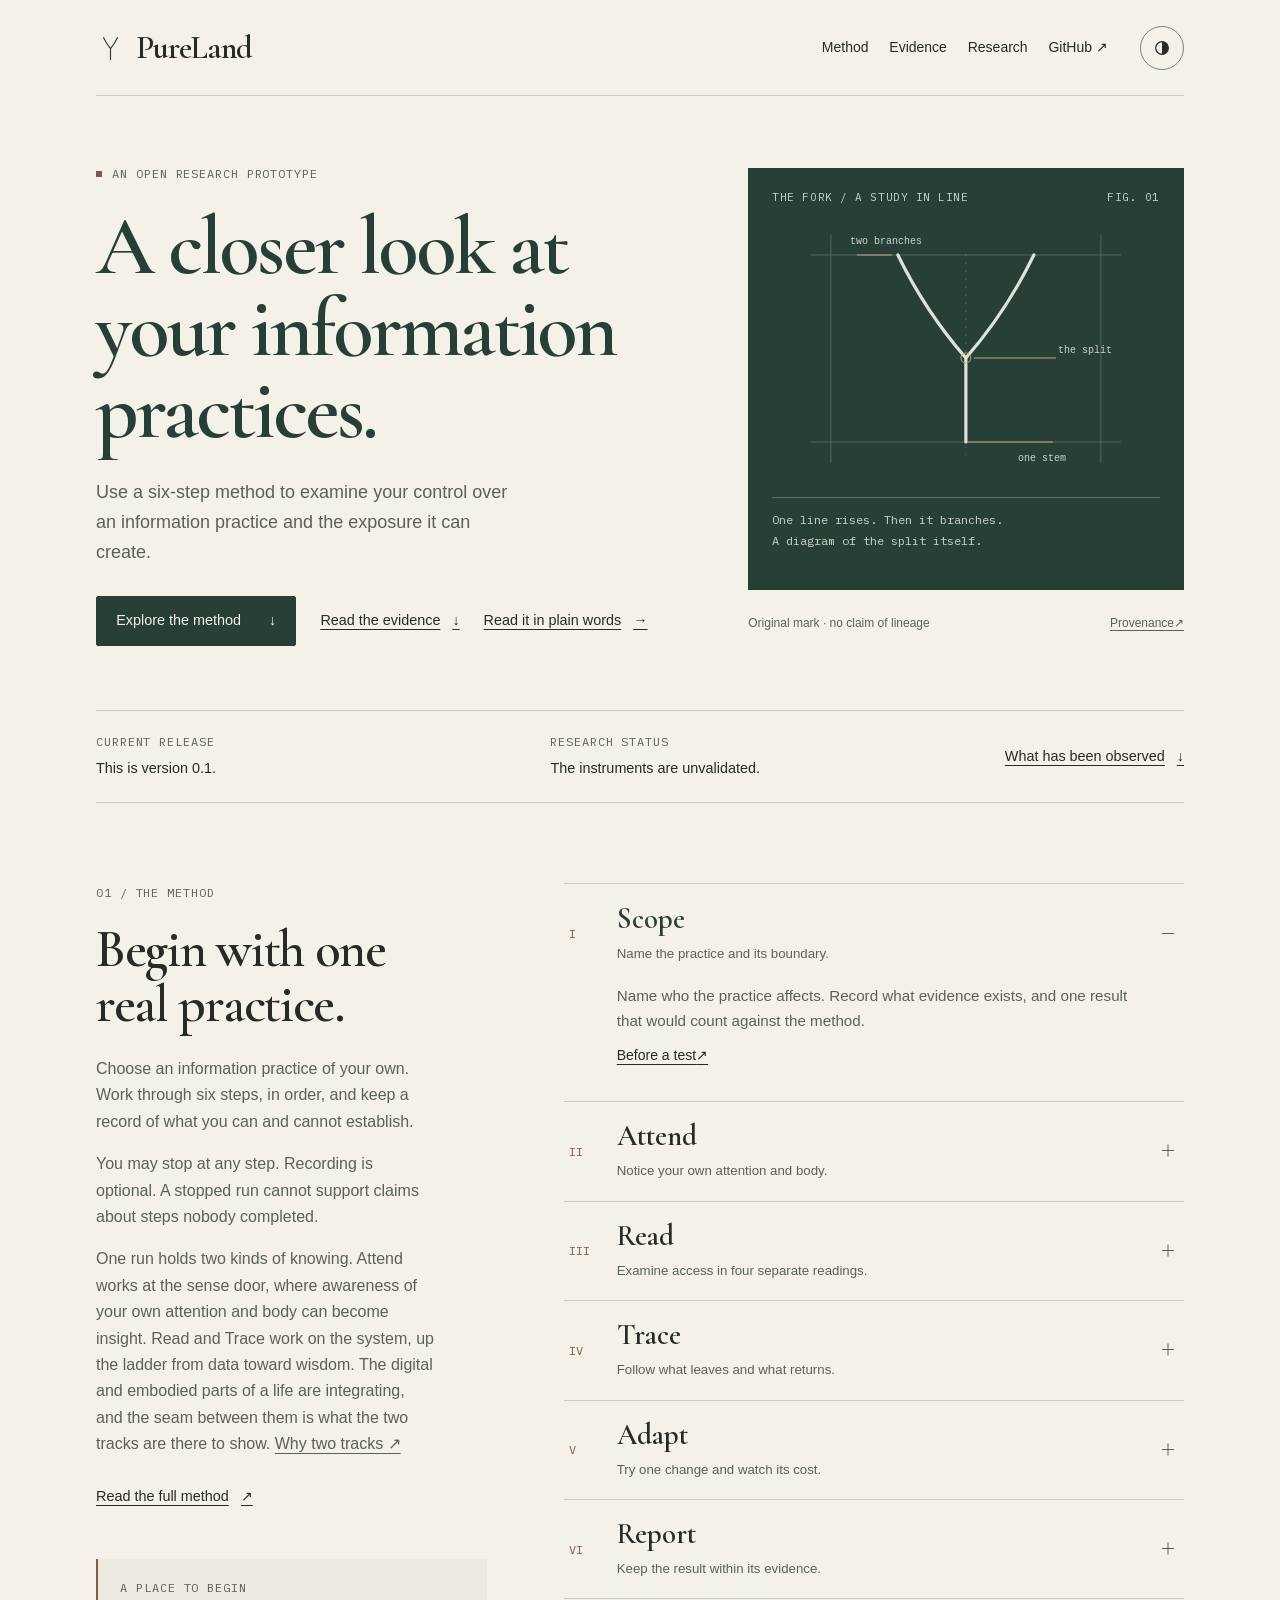
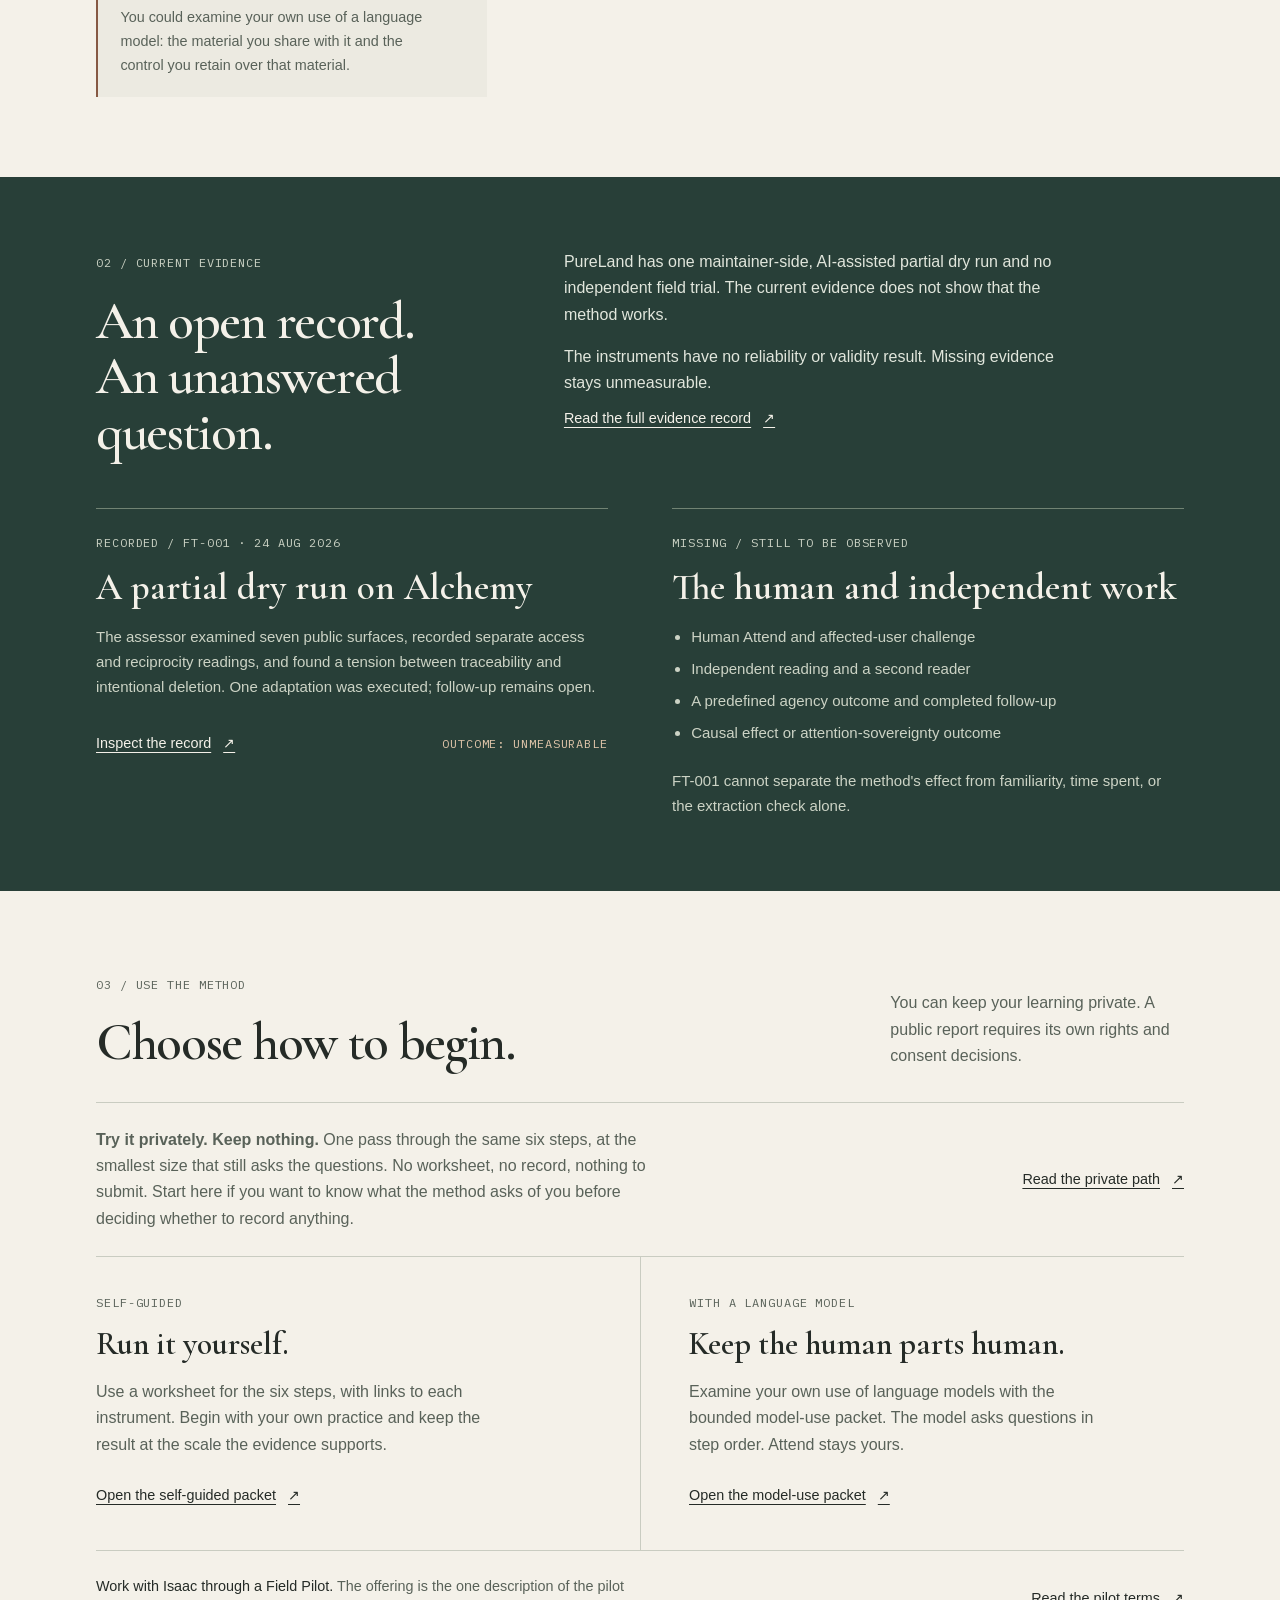
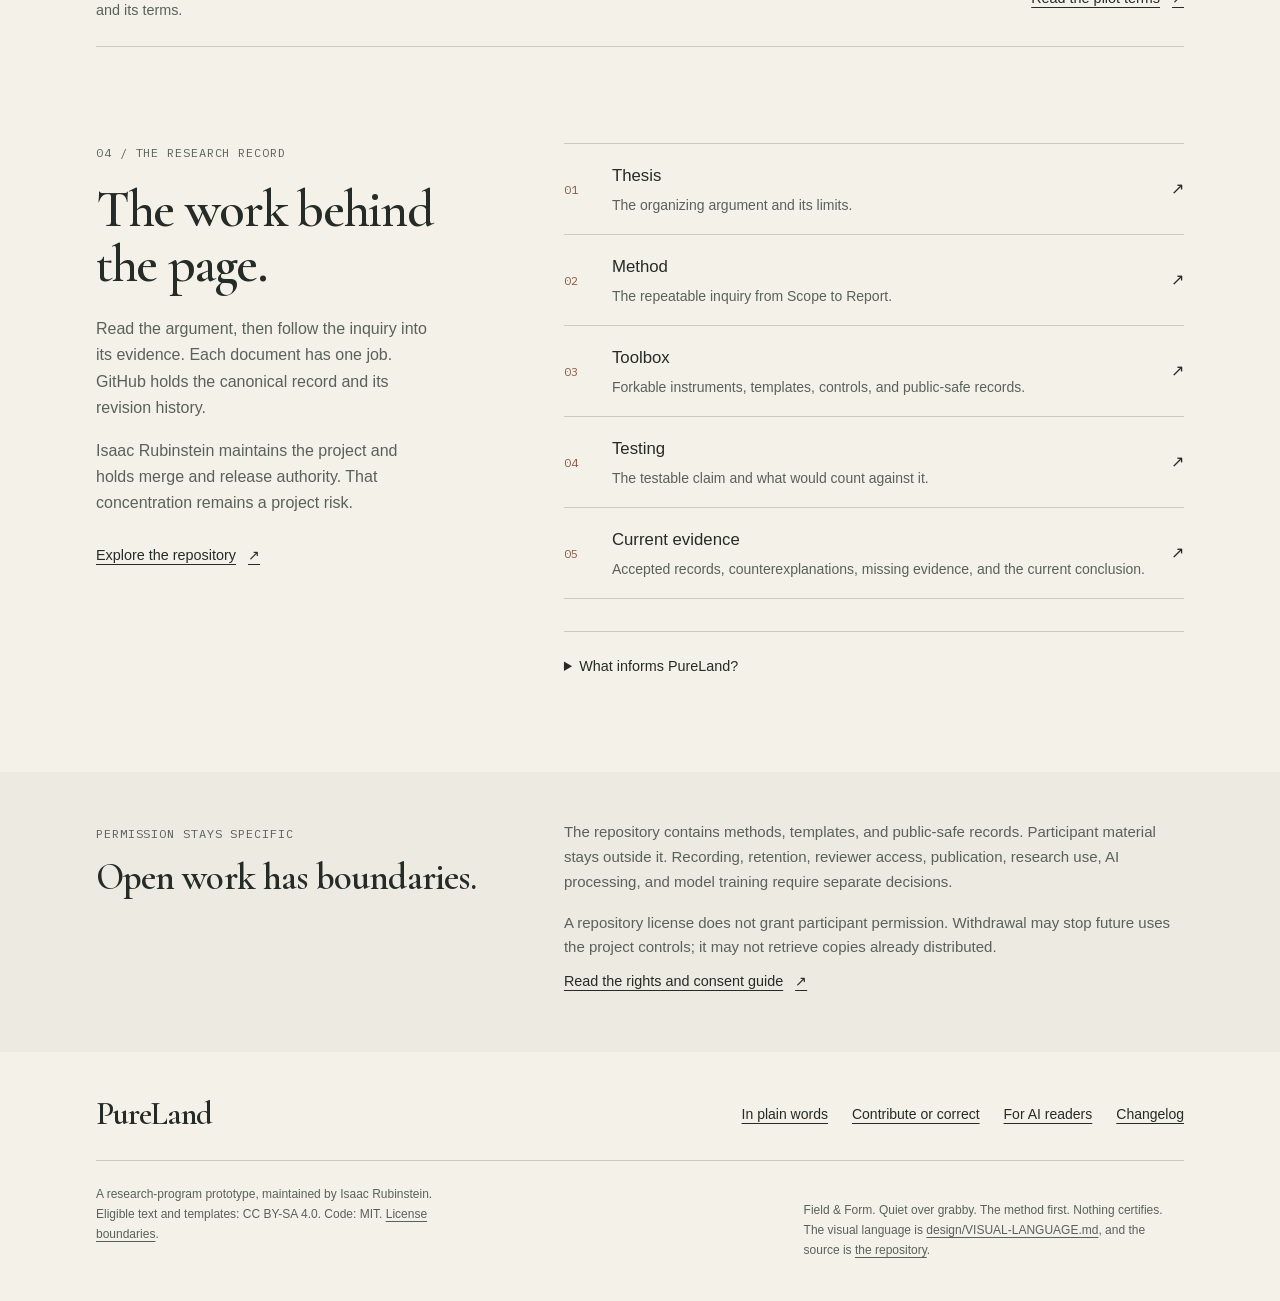
<file: index.html>
<!doctype html>
<html lang="en">
<head>
  <meta charset="utf-8">
  <meta name="viewport" content="width=device-width, initial-scale=1">
  <title>PureLand research-program prototype</title>
  <meta name="description" content="Can a way of handling information give you more control over your attention without making you easier to exploit? A prototype; instruments unvalidated.">
  <link rel="preload" href="design/fonts/cormorant-garamond-600.woff2" as="font" type="font/woff2" crossorigin>
  <link rel="preload" href="design/fonts/ibm-plex-mono-400.woff2" as="font" type="font/woff2" crossorigin>
  <script>try { var t = localStorage.getItem('pureland-theme'); if (t === 'paper' || t === 'ink') document.documentElement.dataset.theme = t; } catch (e) { /* Storage is optional. */ }</script>
  <link rel="stylesheet" href="design/tokens.css">
  <link rel="stylesheet" href="design/styles.css">
  <script src="design/theme.js" defer></script>
</head>
<body>
<a class="skip" href="#main">Skip to content</a>
<div class="wrap">
  <header class="masthead">
    <a class="brand" href="#main" aria-label="PureLand home">
      <svg viewBox="0 0 100 110" aria-hidden="true" fill="none" stroke="currentColor" stroke-linecap="round" stroke-width="4"><path d="M50 95V57 M50 57C40 45 32 33 26 19 M50 57C60 45 68 33 74 19"/></svg>
      <span class="brand-name">PureLand</span>
    </a>
    <nav aria-label="Main navigation"><a href="#method">Method</a><a href="#evidence">Evidence</a><a href="#research">Research</a><a href="https://github.com/risaac09/pureland-fork-kit">GitHub <span aria-hidden="true">↗</span></a></nav>
    <button class="theme" id="theme-toggle" aria-label="Change color theme" hidden><svg viewBox="0 0 20 20" aria-hidden="true"><circle cx="10" cy="10" r="7" fill="none" stroke="currentColor" stroke-width="1.4"/><path d="M10 3a7 7 0 0 1 0 14Z" fill="currentColor"/></svg></button>
  </header>
</div>
<main id="main" tabindex="-1">
<div class="wrap">
    <section class="hero" aria-labelledby="page-title">
      <div>
        <p class="label">An open research prototype</p>
        <h1 id="page-title">A closer look at<br>your information<br>practices.</h1>
        <p class="hero-lead">Use a six-step method to examine your control over an information practice and the exposure it can create.</p>
        <div class="hero-actions"><a class="button" href="#method">Explore the method <span aria-hidden="true">↓</span></a><a class="text-link" href="#evidence">Read the evidence <span aria-hidden="true">↓</span></a><a class="text-link" href="plain.html">Read it in plain words <span aria-hidden="true">→</span></a></div>
      </div>
      <figure class="specimen">
        <div class="specimen-plate">
          <div class="plate-top"><span>The fork / a study in line</span><span>Fig. 01</span></div>
          <svg viewBox="0 0 360 290" role="img" aria-labelledby="fork-title fork-desc">
            <title id="fork-title">The PureLand fork mark</title>
            <desc id="fork-desc">One stem rises, then splits into two branches. The mark diagrams the proliferation chain cited in the practice frame.</desc>
            <g fill="none" stroke="#5B7164" stroke-width=".8"><path d="M25 48H335 M25 235H335 M45 28V256 M315 28V256"/><path d="M180 47V248" stroke-dasharray="2 6"/></g>
            <g fill="none" stroke="#DDE3D8" stroke-width="3.2" stroke-linecap="round"><path class="fork-event" pathLength="1" d="M180 235V151C153 120 132 89 112 48"/><path class="fork-event" pathLength="1" d="M180 151C207 120 228 89 248 48"/></g>
            <g fill="none" stroke="#BCA77E" stroke-width="1"><path d="M188 151H270 M106 48H71 M181 235H267"/><circle cx="180" cy="151" r="5"/></g>
            <g font-family="monospace" font-size="10" fill="#CCD3C5"><text x="272" y="146">the split</text><text x="232" y="254">one stem</text><text x="64" y="37">two branches</text></g>
          </svg>
          <p class="plate-foot">One line rises. Then it branches.<br>A diagram of the split itself.</p>
        </div>
        <figcaption><span>Original mark · no claim of lineage</span><a href="https://github.com/risaac09/pureland-fork-kit/blob/main/PROVENANCE.md">Provenance <span aria-hidden="true">↗</span></a></figcaption>
      </figure>
    </section>
    <div class="status-line" role="group" aria-label="Research status">
      <div><span class="label">Current release</span><strong>This is version 0.1.</strong></div>
      <div><span class="label">Research status</span><strong>The instruments are unvalidated.</strong></div>
      <a class="text-link" href="#evidence">What has been observed <span aria-hidden="true">↓</span></a>
    </div>
    <section class="section section-grid" id="method" aria-labelledby="method-title">
      <div class="section-intro">
        <span class="label">01 / The method</span>
        <h2 id="method-title">Begin with one<br>real practice.</h2>
        <p>Choose an information practice of your own. Work through six steps, in order, and keep a record of what you can and cannot establish.</p>
        <p>You may stop at any step. Recording is optional. A stopped run cannot support claims about steps nobody completed.</p>
        <p>One run holds two kinds of knowing. Attend works at the sense door, where awareness of your own attention and body can become insight. Read and Trace work on the system, up the ladder from data toward wisdom. The digital and embodied parts of a life are integrating, and the seam between them is what the two tracks are there to show. <a href="https://github.com/risaac09/pureland-fork-kit/blob/main/THESIS.md#two-tracks-of-knowing">Why two tracks <span aria-hidden="true">↗</span></a></p>
        <a class="text-link" href="https://github.com/risaac09/pureland-fork-kit/blob/main/METHOD.md">Read the full method <span aria-hidden="true">↗</span></a>
        <aside class="practice-note"><span class="label">A place to begin</span><p>You could examine your own use of a language model: the material you share with it and the control you retain over that material.</p></aside>
      </div>
      <div class="method-list" aria-label="Six method steps">
        <details id="step-scope" open><summary><span class="step-number">I</span><span><span class="step-name">Scope</span><span class="step-hint">Name the practice and its boundary.</span></span><span class="expand" aria-hidden="true"></span></summary><div class="step-copy"><p>Name who the practice affects. Record what evidence exists, and one result that would count against the method.</p><a href="https://github.com/risaac09/pureland-fork-kit/blob/main/TESTING.md">Before a test <span aria-hidden="true">↗</span></a></div></details>
        <details id="step-attend"><summary><span class="step-number">II</span><span><span class="step-name">Attend</span><span class="step-hint">Notice your own attention and body.</span></span><span class="expand" aria-hidden="true"></span></summary><div class="step-copy"><p>Run the practice frame before assigning a condition to the system. These are prompts for self-observation, never scores or labels for other people. Attend belongs to the person; a model cannot perform it.</p><a href="https://github.com/risaac09/pureland-fork-kit/blob/main/PRACTICE-FRAME.md">Open the practice frame <span aria-hidden="true">↗</span></a></div></details>
        <details id="step-read"><summary><span class="step-number">III</span><span><span class="step-name">Read</span><span class="step-hint">Examine access in four separate readings.</span></span><span class="expand" aria-hidden="true"></span></summary><div class="step-copy"><p>Ask whether the material is understandable, reachable, adaptable, and traceable. Name the unit, set, denominator, and time window before counting. Keep the four measures separate.</p><a href="https://github.com/risaac09/pureland-fork-kit/blob/main/SCORECARD.md">Open the access scorecard <span aria-hidden="true">↗</span></a></div></details>
        <details id="step-trace"><summary><span class="step-number">IV</span><span><span class="step-name">Trace</span><span class="step-hint">Follow what leaves and what returns.</span></span><span class="expand" aria-hidden="true"></span></summary><div class="step-copy"><p>Trace information from each contributor to where it accumulates. Read consent, attribution, and value return separately. Do not average the bands or produce a combined score.</p><a href="https://github.com/risaac09/pureland-fork-kit/blob/main/EXTRACTION-CHECK.md">Open the extraction check <span aria-hidden="true">↗</span></a></div></details>
        <details id="step-adapt"><summary><span class="step-number">V</span><span><span class="step-name">Adapt</span><span class="step-hint">Try one change and watch its cost.</span></span><span class="expand" aria-hidden="true"></span></summary><div class="step-copy"><p>Record the baseline, the change, the intended benefit, a plausible new harm, the consent the change requires, the observation window, and a review date. Observe the cost as well as the result.</p><a href="https://github.com/risaac09/pureland-fork-kit/blob/main/METHOD.md">Read the adaptation guidance <span aria-hidden="true">↗</span></a></div></details>
        <details id="step-report"><summary><span class="step-number">VI</span><span><span class="step-name">Report</span><span class="step-hint">Keep the result within its evidence.</span></span><span class="expand" aria-hidden="true"></span></summary><div class="step-copy"><p>Record what happened, including disagreement or an unmeasurable result. Private learning and refusal may end without a public report. Only cleared reports enter the public ledger. <a href="https://github.com/risaac09/pureland-fork-kit/blob/main/METHOD.md#a-reply">One reply</a> from the maintainer is there for the asking, at no cost.</p><a href="https://github.com/risaac09/pureland-fork-kit/blob/main/templates/field-test.md">Open the field-test template <span aria-hidden="true">↗</span></a></div></details>
      </div>
    </section>
</div>
<section class="evidence" id="evidence" aria-labelledby="evidence-title">
  <div class="wrap">
    <div class="evidence-top"><div><span class="label">02 / Current evidence</span><h2 id="evidence-title">An open record.<br>An unanswered question.</h2></div><div><p>PureLand has one maintainer-side, AI-assisted partial dry run and no independent field trial. The current evidence does not show that the method works.</p><p>The instruments have no reliability or validity result. Missing evidence stays unmeasurable.</p><a class="text-link" href="https://github.com/risaac09/pureland-fork-kit/blob/main/CURRENT-EVIDENCE.md">Read the full evidence record <span aria-hidden="true">↗</span></a></div></div>
    <div class="evidence-records">
      <article><span class="label">Recorded / FT-001 · 24 Aug 2026</span><h3>A partial dry run on Alchemy</h3><p>The assessor examined seven public surfaces, recorded separate access and reciprocity readings, and found a tension between traceability and intentional deletion. One adaptation was executed; follow-up remains open.</p><div class="record-end"><a class="text-link" href="https://github.com/risaac09/pureland-fork-kit/blob/main/research/field-tests/ft-001-alchemy.md">Inspect the record <span aria-hidden="true">↗</span></a><span class="label">Outcome: unmeasurable</span></div></article>
      <article><span class="label">Missing / still to be observed</span><h3>The human and independent work</h3><ul><li>Human Attend and affected-user challenge</li><li>Independent reading and a second reader</li><li>A predefined agency outcome and completed follow-up</li><li>Causal effect or attention-sovereignty outcome</li></ul><p>FT-001 cannot separate the method's effect from familiarity, time spent, or the extraction check alone.</p></article>
    </div>
  </div>
</section>
<div class="wrap">
  <span class="anchor" id="readerships"></span>
  <section class="paths" id="start" aria-labelledby="paths-title">
    <div class="paths-head"><div><span class="label">03 / Use the method</span><h2 id="paths-title">Choose how to begin.</h2></div><p>You can keep your learning private. A public report requires its own rights and consent decisions.</p></div>
    <div class="private"><p><strong>Try it privately. Keep nothing.</strong> One pass through the same six steps, at the smallest size that still asks the questions. No worksheet, no record, nothing to submit. Start here if you want to know what the method asks of you before deciding whether to record anything.</p><a class="text-link" href="https://github.com/risaac09/pureland-fork-kit/blob/main/METHOD.md#running-it-privately">Read the private path <span aria-hidden="true">↗</span></a></div>
    <div class="path-grid">
      <article class="path"><span class="label">Self-guided</span><h3>Run it yourself.</h3><p>Use a worksheet for the six steps, with links to each instrument. Begin with your own practice and keep the result at the scale the evidence supports.</p><a class="text-link" href="https://github.com/risaac09/pureland-fork-kit/blob/main/templates/run-it-yourself.md">Open the self-guided packet <span aria-hidden="true">↗</span></a></article>
      <article class="path"><span class="label">With a language model</span><h3>Keep the human parts human.</h3><p>Examine your own use of language models with the bounded model-use packet. The model asks questions in step order. Attend stays yours.</p><a class="text-link" href="https://github.com/risaac09/pureland-fork-kit/blob/main/templates/run-with-a-model.md">Open the model-use packet <span aria-hidden="true">↗</span></a></article>
    </div>
    <div class="pilot"><p><strong>Work with Isaac through a Field Pilot.</strong> The offering is the one description of the pilot and its terms.</p><a class="text-link" href="https://github.com/risaac09/pureland-fork-kit/blob/main/OFFERING.md">Read the pilot terms <span aria-hidden="true">↗</span></a></div>
  </section>
  <span class="anchor" id="spine"></span>
  <section class="library section-grid" id="research" aria-labelledby="research-title">
    <div class="section-intro"><span class="label">04 / The research record</span><h2 id="research-title">The work behind<br>the page.</h2><p>Read the argument, then follow the inquiry into its evidence. Each document has one job. GitHub holds the canonical record and its revision history.</p><p>Isaac Rubinstein maintains the project and holds merge and release authority. That concentration remains a project risk.</p><a class="text-link" href="https://github.com/risaac09/pureland-fork-kit">Explore the repository <span aria-hidden="true">↗</span></a></div>
    <div><ol class="research-list">
      <li><a href="https://github.com/risaac09/pureland-fork-kit/blob/main/THESIS.md"><span class="doc-number" aria-hidden="true">01</span><span><span class="doc-title">Thesis</span><span class="doc-description">The organizing argument and its limits.</span></span><span aria-hidden="true">↗</span></a></li>
      <li><a href="https://github.com/risaac09/pureland-fork-kit/blob/main/METHOD.md"><span class="doc-number" aria-hidden="true">02</span><span><span class="doc-title">Method</span><span class="doc-description">The repeatable inquiry from Scope to Report.</span></span><span aria-hidden="true">↗</span></a></li>
      <li><a href="https://github.com/risaac09/pureland-fork-kit/blob/main/TOOLBOX.md"><span class="doc-number" aria-hidden="true">03</span><span><span class="doc-title">Toolbox</span><span class="doc-description">Forkable instruments, templates, controls, and public-safe records.</span></span><span aria-hidden="true">↗</span></a></li>
      <li><a href="https://github.com/risaac09/pureland-fork-kit/blob/main/TESTING.md"><span class="doc-number" aria-hidden="true">04</span><span><span class="doc-title">Testing</span><span class="doc-description">The testable claim and what would count against it.</span></span><span aria-hidden="true">↗</span></a></li>
      <li><a href="https://github.com/risaac09/pureland-fork-kit/blob/main/CURRENT-EVIDENCE.md"><span class="doc-number" aria-hidden="true">05</span><span><span class="doc-title">Current evidence</span><span class="doc-description">Accepted records, counterexplanations, missing evidence, and the current conclusion.</span></span><span aria-hidden="true">↗</span></a></li>
    </ol><details class="provenance" id="what-it-studies"><summary>What informs PureLand?</summary><p>The synthesis draws on Buddhist practice, evaluation, body-based practice, technology theory, and information systems theory. Its mappings are original synthesis, not Buddhist doctrine, clinical categories, or validated measures. The name establishes no lineage relationship to Pure Land Buddhist traditions. <a href="https://github.com/risaac09/pureland-fork-kit/blob/main/THESIS.md">Read the thesis</a> and <a href="https://github.com/risaac09/pureland-fork-kit/blob/main/PROVENANCE.md">the provenance record</a>.</p></details></div>
  </section>
</div>
<section class="rights" id="rights" aria-labelledby="rights-title"><div class="wrap"><div><span class="label">Permission stays specific</span><h2 id="rights-title">Open work has boundaries.</h2></div><div><p>The repository contains methods, templates, and public-safe records. Participant material stays outside it. Recording, retention, reviewer access, publication, research use, AI processing, and model training require separate decisions.</p><p>A repository license does not grant participant permission. Withdrawal may stop future uses the project controls; it may not retrieve copies already distributed.</p><a class="text-link" href="https://github.com/risaac09/pureland-fork-kit/blob/main/RIGHTS-AND-CONSENT.md">Read the rights and consent guide <span aria-hidden="true">↗</span></a></div></div></section>
</main>
<footer class="wrap footer">
  <div class="footer-top"><a class="brand" href="#main"><span class="brand-name">PureLand</span></a><div class="footer-links"><a href="plain.html">In plain words</a><a href="https://github.com/risaac09/pureland-fork-kit/blob/main/CONTRIBUTING.md">Contribute or correct</a><a href="https://github.com/risaac09/pureland-fork-kit/blob/main/llms.txt">For AI readers</a><a href="https://github.com/risaac09/pureland-fork-kit/blob/main/CHANGELOG.md">Changelog</a></div></div>
  <div class="footer-bottom"><p>A research-program prototype, maintained by Isaac Rubinstein.<br>Eligible text and templates: CC BY-SA 4.0. Code: MIT. <a href="https://github.com/risaac09/pureland-fork-kit/blob/main/LICENSE.md">License boundaries</a>.</p><p>Field &amp; Form. Quiet over grabby. The method first. Nothing certifies.<br>The visual language is <a href="https://github.com/risaac09/pureland-fork-kit/blob/main/design/VISUAL-LANGUAGE.md">design/VISUAL-LANGUAGE.md</a>, and the source is <a href="https://github.com/risaac09/pureland-fork-kit">the repository</a>.</p></div>
</footer>
</body>
</html>
</file>
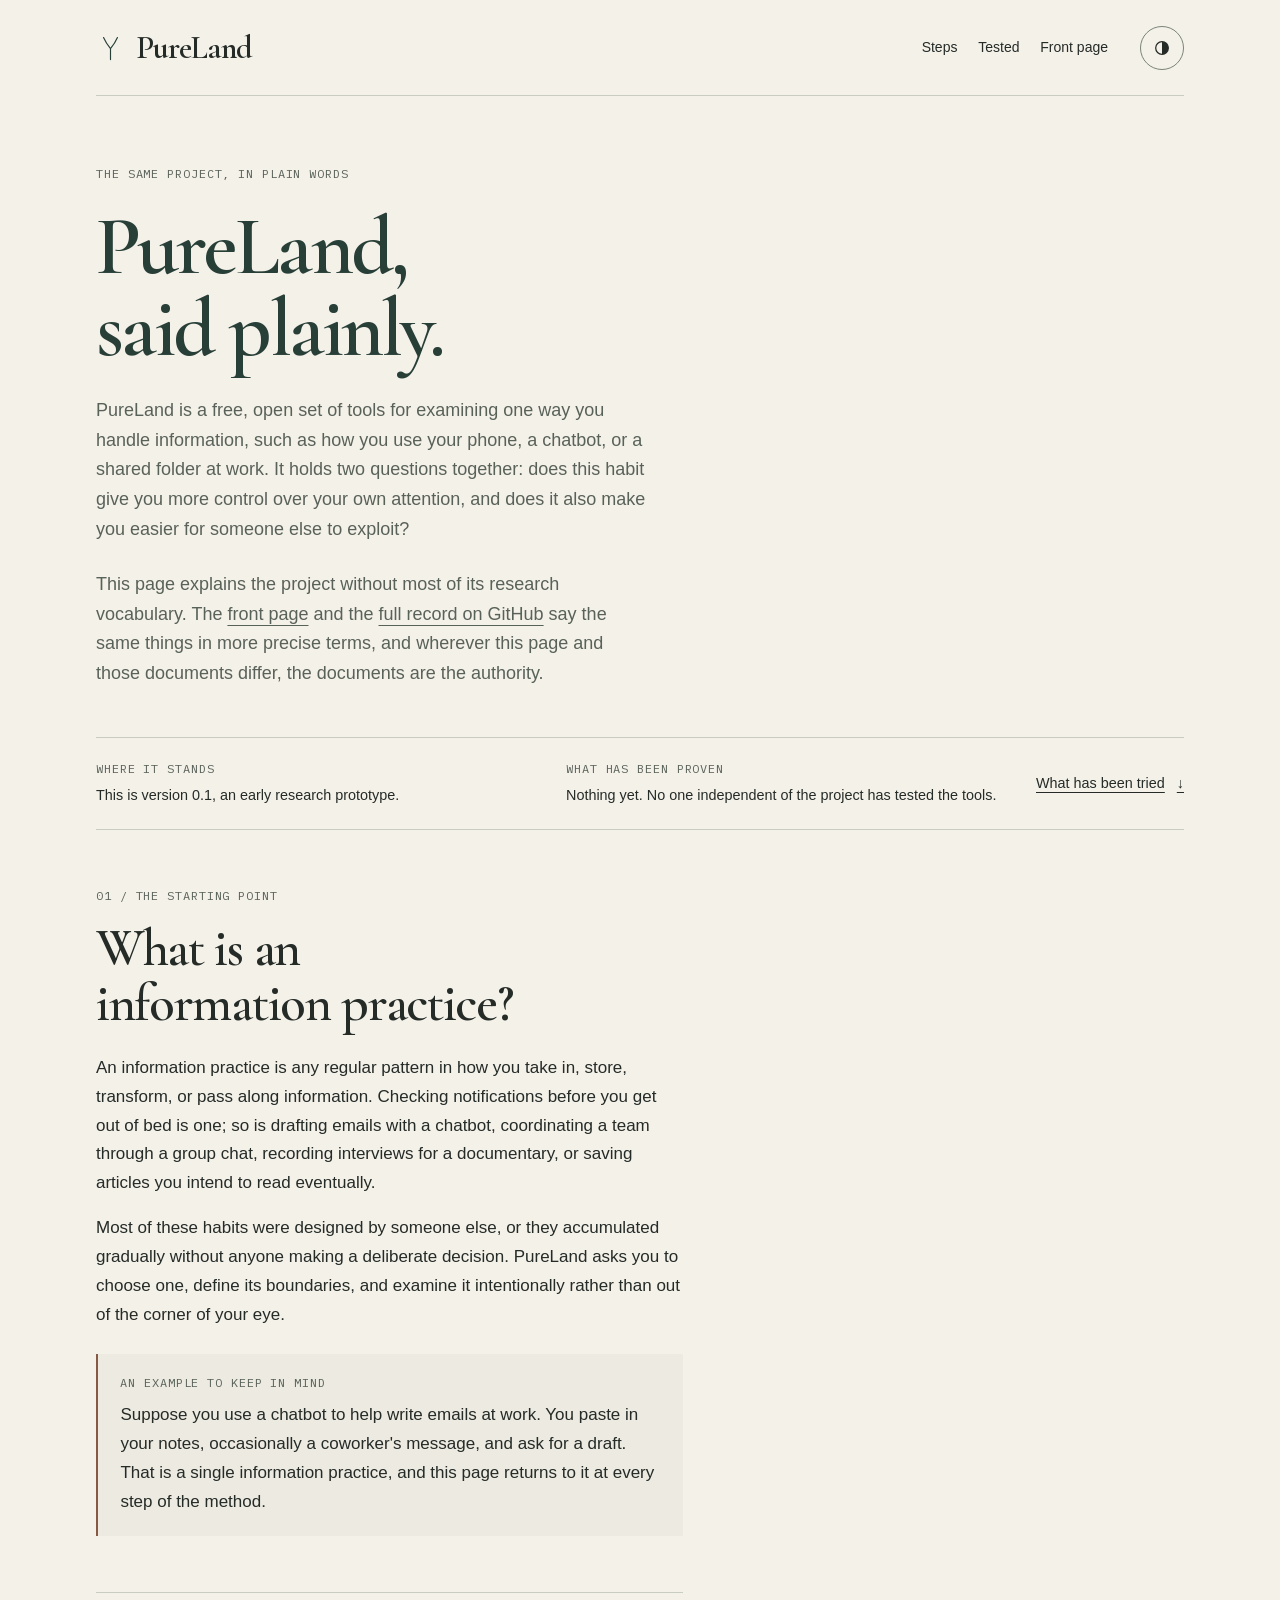
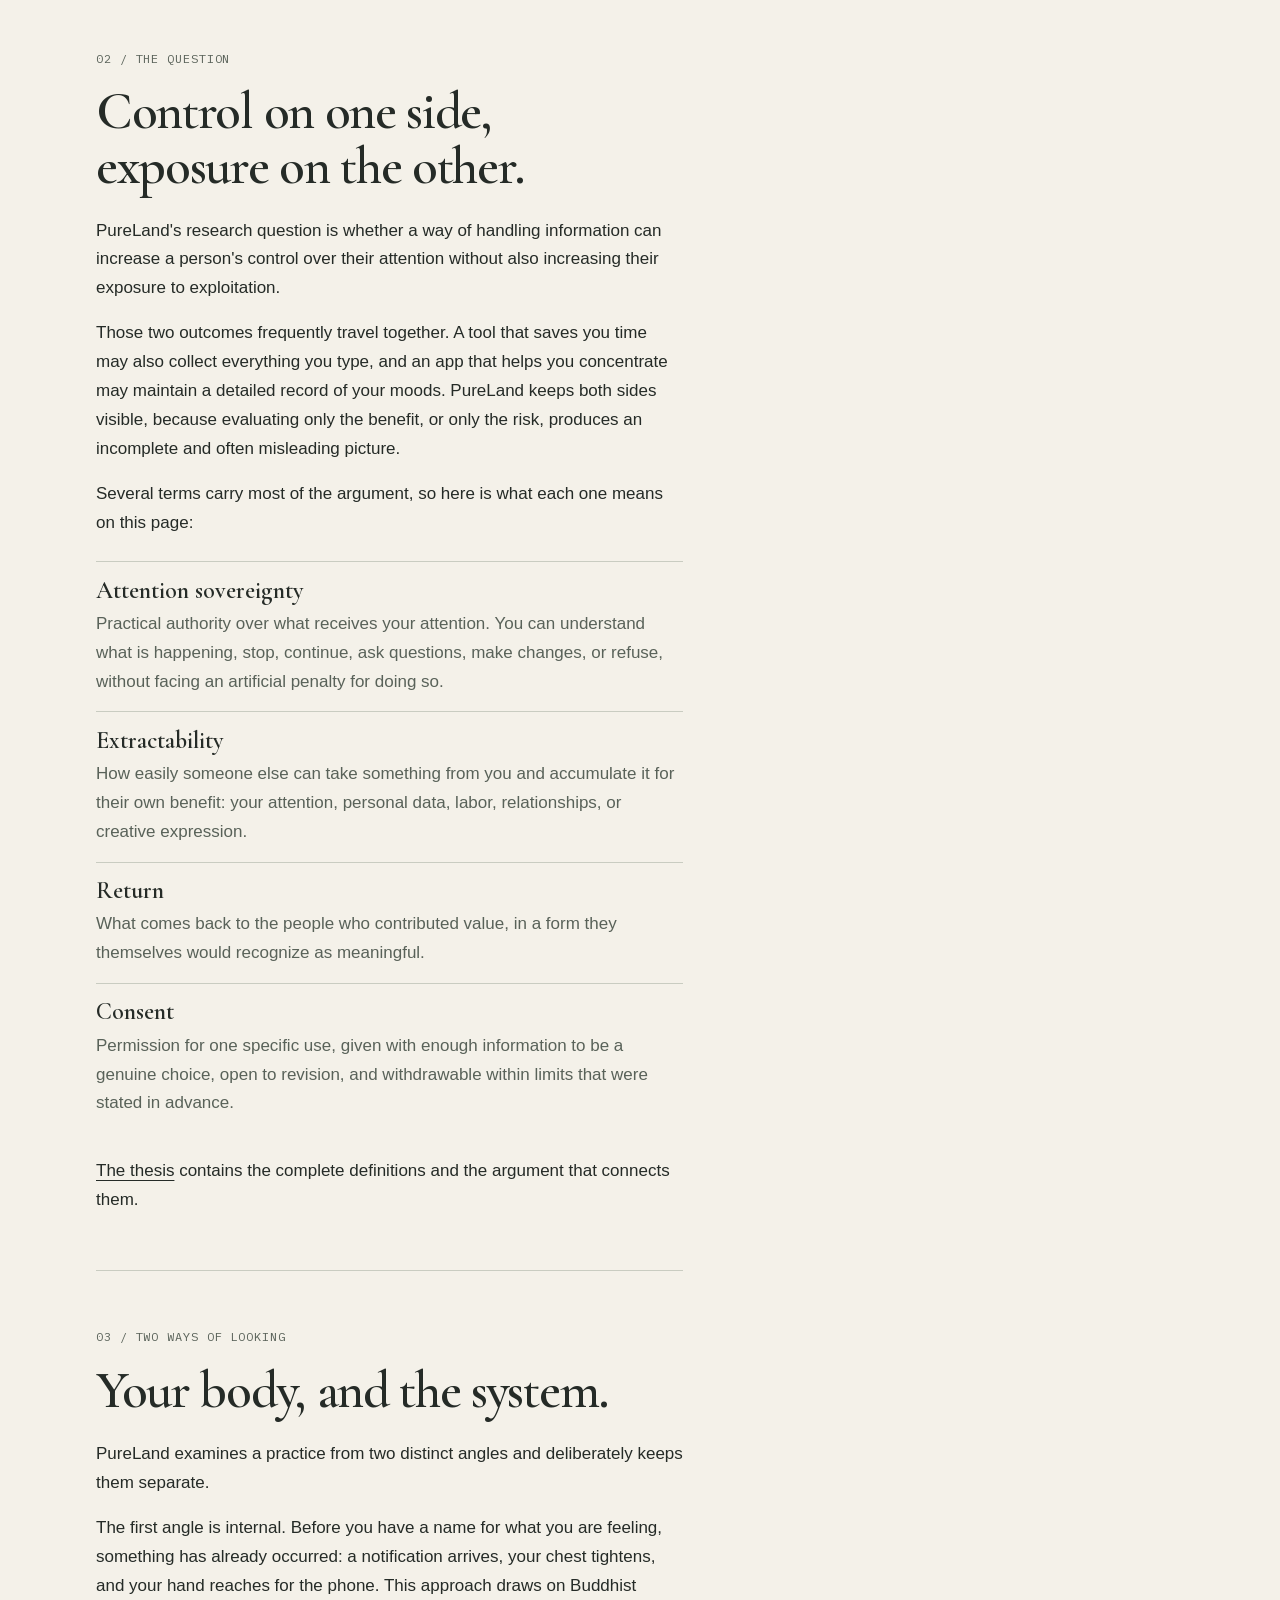
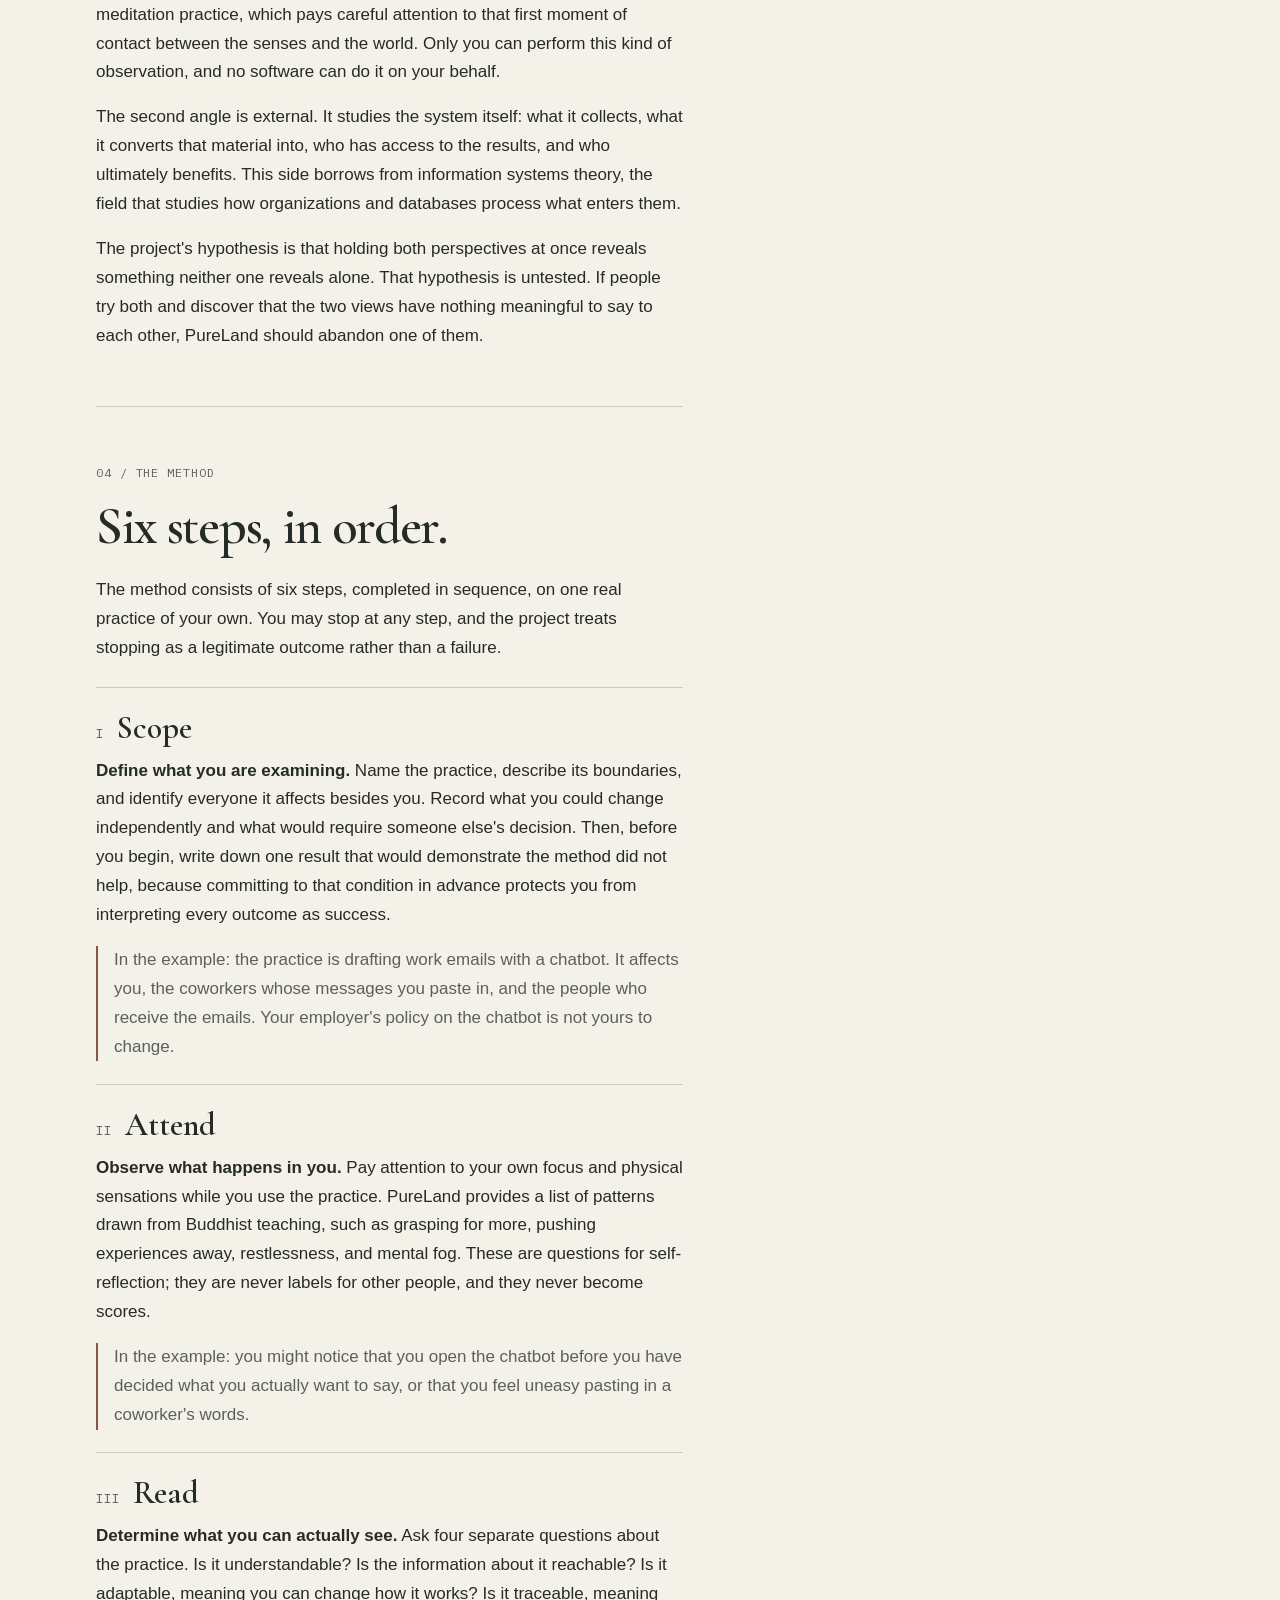
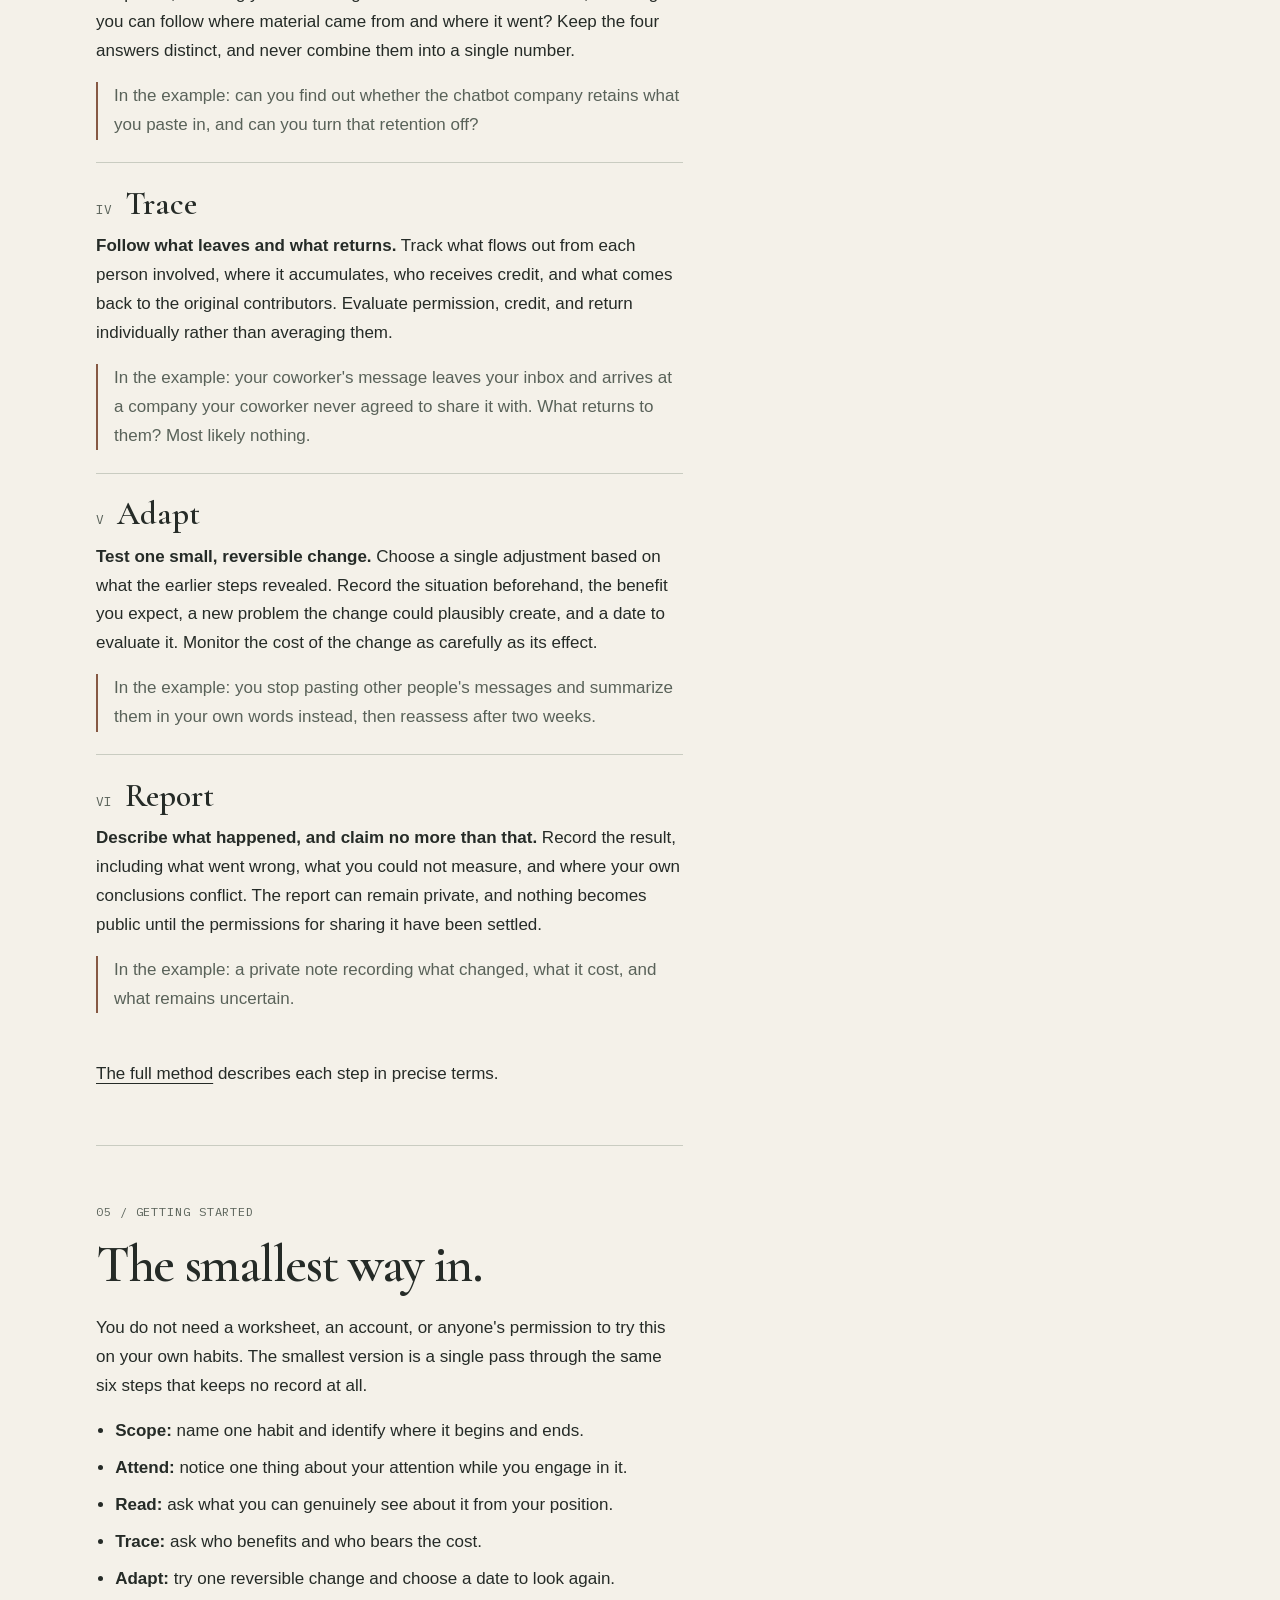
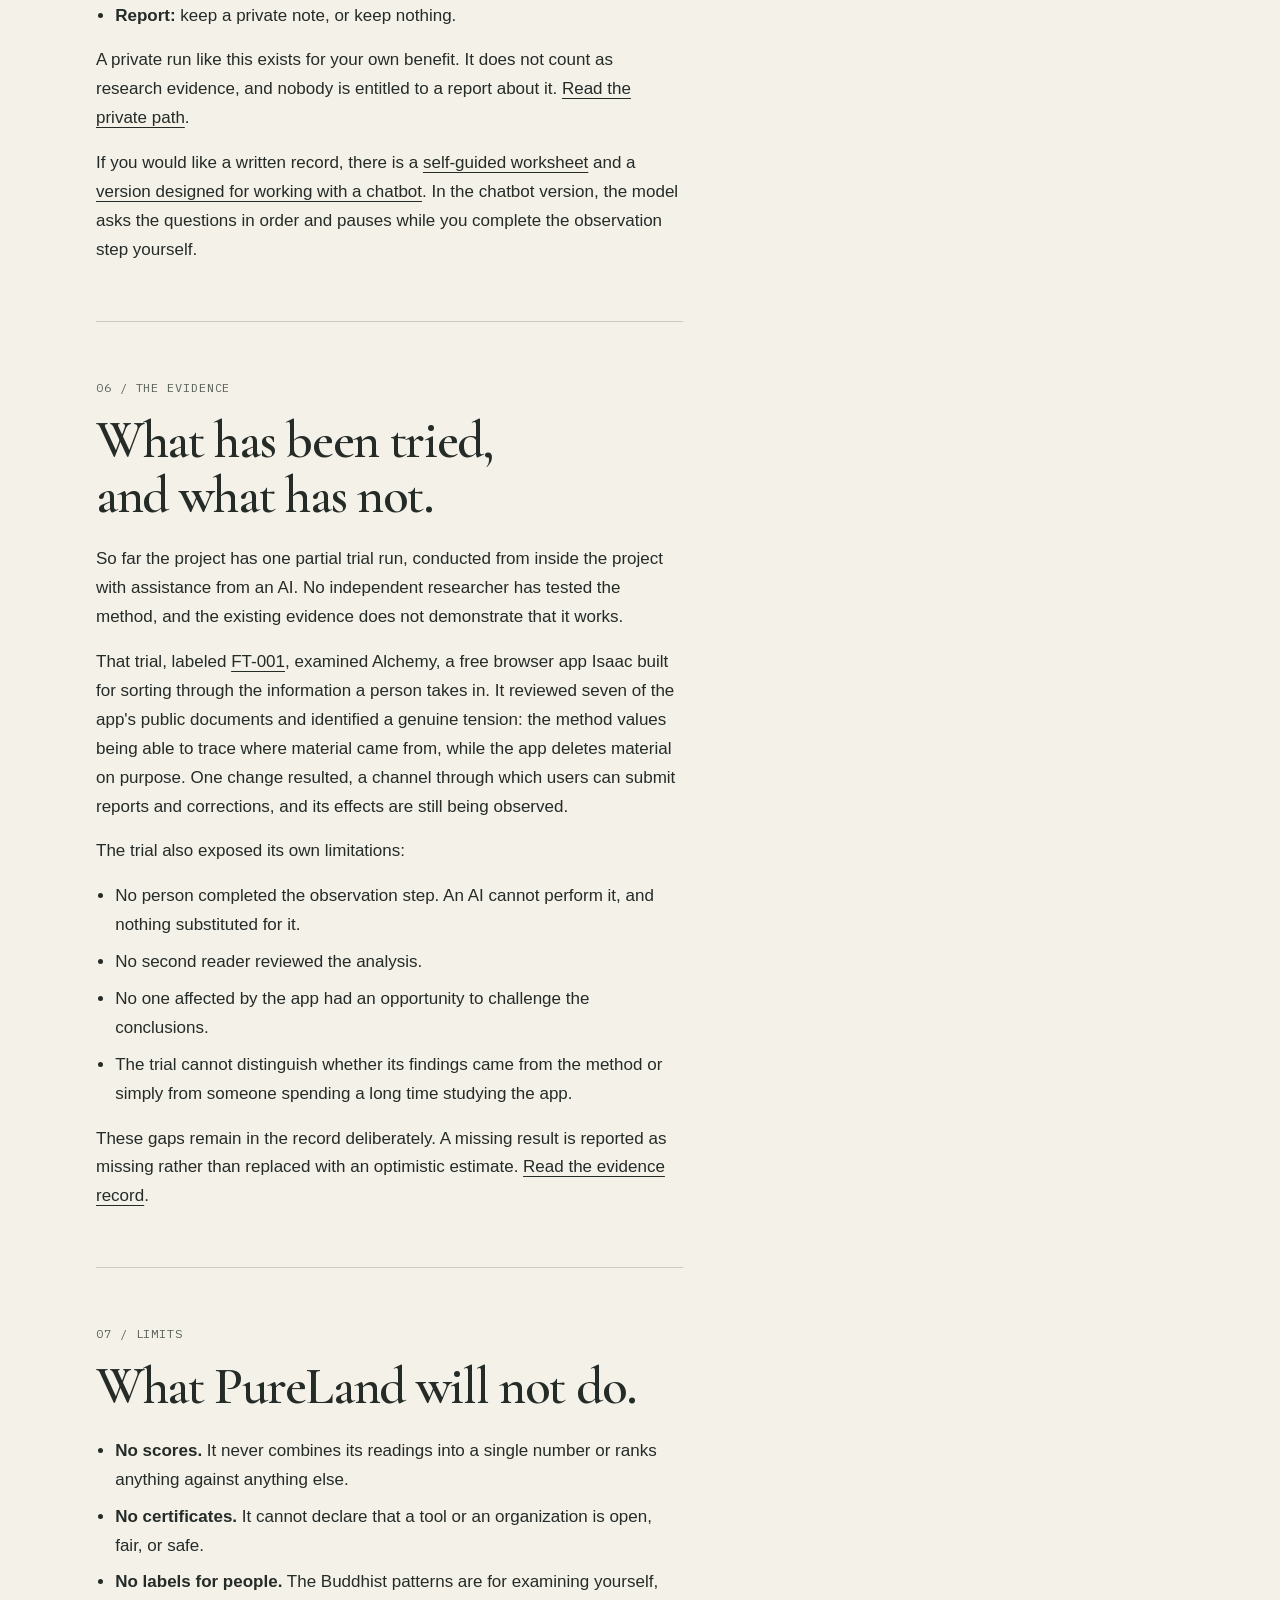
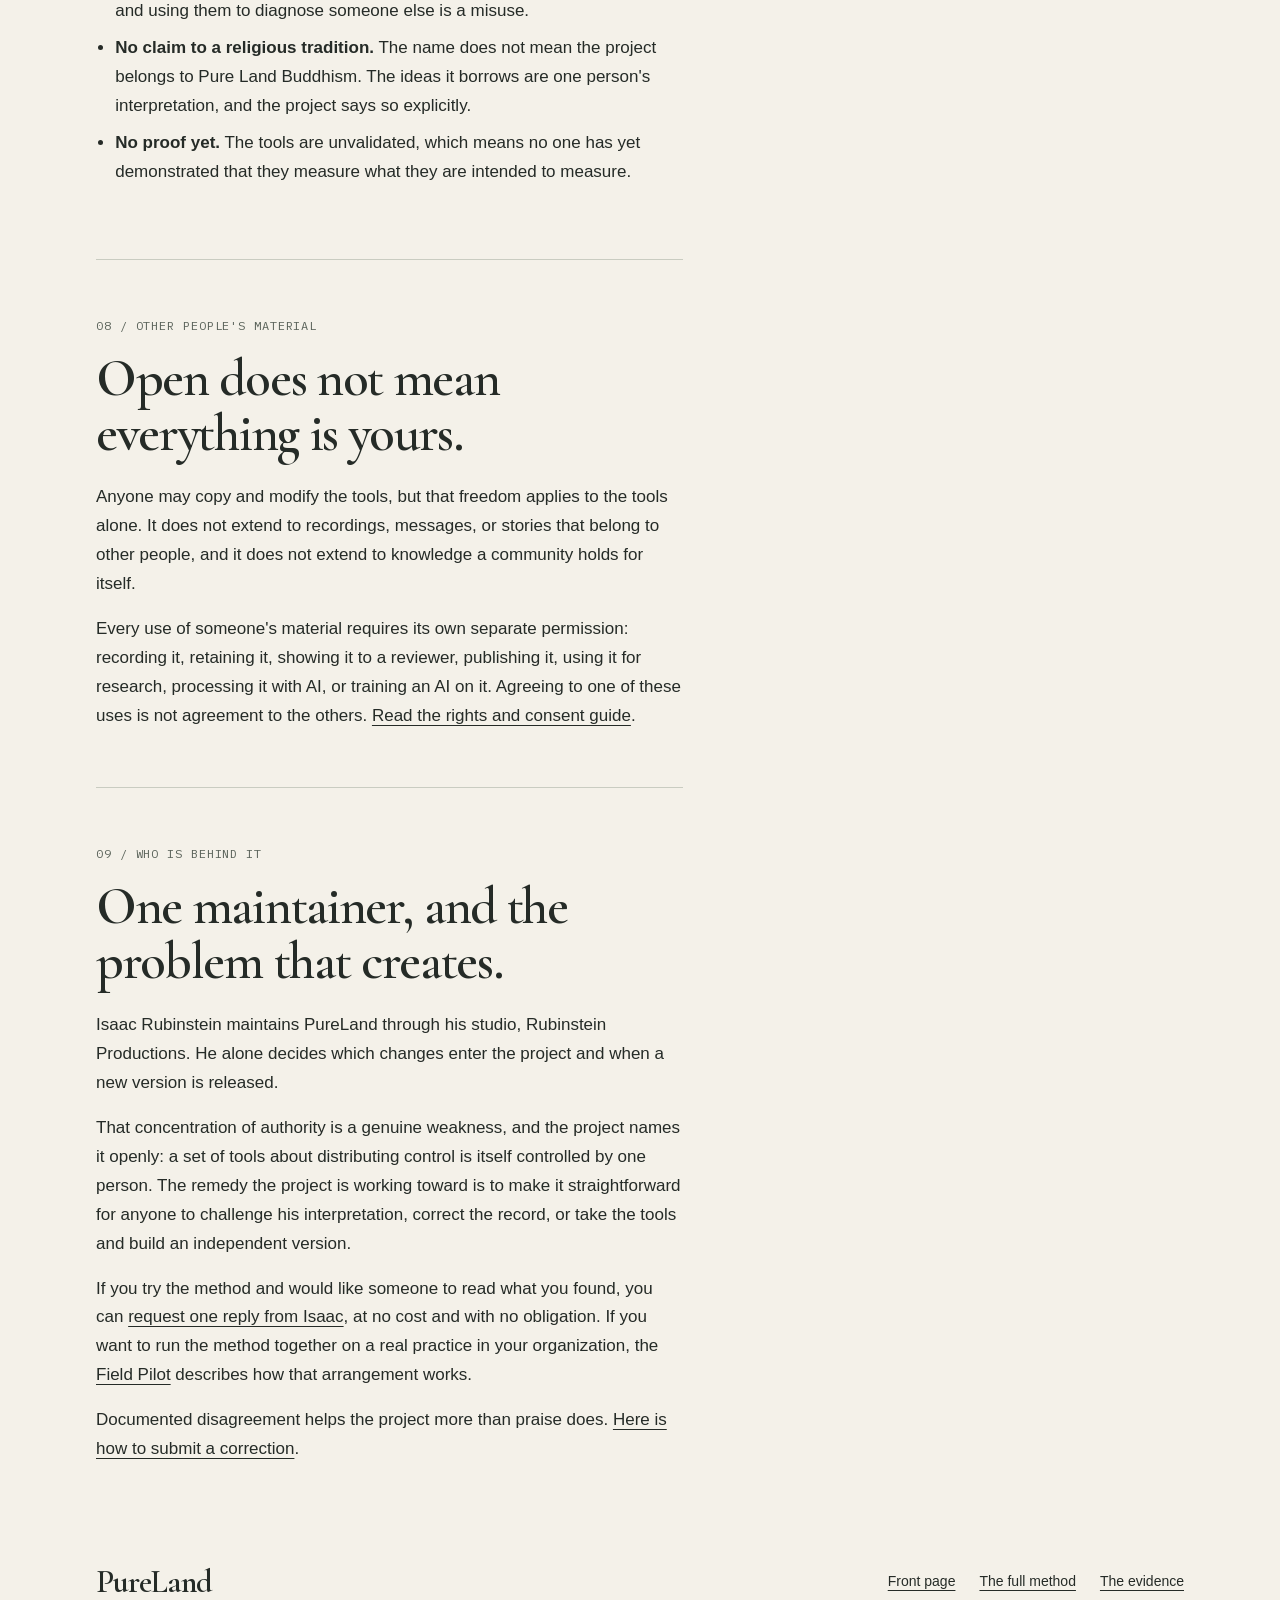
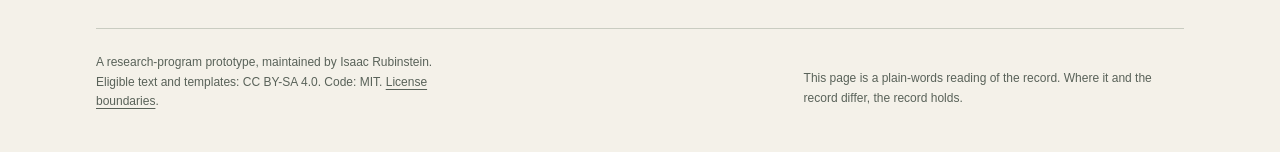
<file: plain.html>
<!doctype html>
<html lang="en">
<head>
  <meta charset="utf-8">
  <meta name="viewport" content="width=device-width, initial-scale=1">
  <title>PureLand in plain words</title>
  <meta name="description" content="PureLand explained in plain words: what it asks, the six steps, what has been tested, and what has not. A prototype; instruments unvalidated.">
  <link rel="preload" href="design/fonts/cormorant-garamond-600.woff2" as="font" type="font/woff2" crossorigin>
  <link rel="preload" href="design/fonts/ibm-plex-mono-400.woff2" as="font" type="font/woff2" crossorigin>
  <script>try { var t = localStorage.getItem('pureland-theme'); if (t === 'paper' || t === 'ink') document.documentElement.dataset.theme = t; } catch (e) { /* Storage is optional. */ }</script>
  <link rel="stylesheet" href="design/tokens.css">
  <link rel="stylesheet" href="design/styles.css">
  <script src="design/theme.js" defer></script>
</head>
<body>
<a class="skip" href="#main">Skip to content</a>
<div class="wrap">
  <header class="masthead">
    <a class="brand" href="index.html" aria-label="PureLand front page">
      <svg viewBox="0 0 100 110" aria-hidden="true" fill="none" stroke="currentColor" stroke-linecap="round" stroke-width="4"><path d="M50 95V57 M50 57C40 45 32 33 26 19 M50 57C60 45 68 33 74 19"/></svg>
      <span class="brand-name">PureLand</span>
    </a>
    <nav aria-label="Main navigation"><a href="#steps">Steps</a><a href="#tested">Tested</a><a href="index.html">Front page</a></nav>
    <button class="theme" id="theme-toggle" aria-label="Change color theme" hidden><svg viewBox="0 0 20 20" aria-hidden="true"><circle cx="10" cy="10" r="7" fill="none" stroke="currentColor" stroke-width="1.4"/><path d="M10 3a7 7 0 0 1 0 14Z" fill="currentColor"/></svg></button>
  </header>
</div>
<main id="main" tabindex="-1">
<div class="wrap plain">

  <section class="plain-hero" aria-labelledby="page-title">
    <p class="label">The same project, in plain words</p>
    <h1 id="page-title">PureLand,<br>said plainly.</h1>
    <p class="hero-lead">PureLand is a free, open set of tools for examining one way you handle information, such as how you use your phone, a chatbot, or a shared folder at work. It holds two questions together: does this habit give you more control over your own attention, and does it also make you easier for someone else to exploit?</p>
    <p class="hero-lead">This page explains the project without most of its research vocabulary. The <a href="index.html">front page</a> and the <a href="https://github.com/risaac09/pureland-fork-kit">full record on GitHub</a> say the same things in more precise terms, and wherever this page and those documents differ, the documents are the authority.</p>
  </section>

  <div class="status-line" role="group" aria-label="Research status">
    <div><span class="label">Where it stands</span><strong>This is version 0.1, an early research prototype.</strong></div>
    <div><span class="label">What has been proven</span><strong>Nothing yet. No one independent of the project has tested the tools.</strong></div>
    <a class="text-link" href="#tested">What has been tried <span aria-hidden="true">↓</span></a>
  </div>

  <section class="plain-section" aria-labelledby="practice-title">
    <span class="label">01 / The starting point</span>
    <h2 id="practice-title">What is an information practice?</h2>
    <p>An information practice is any regular pattern in how you take in, store, transform, or pass along information. Checking notifications before you get out of bed is one; so is drafting emails with a chatbot, coordinating a team through a group chat, recording interviews for a documentary, or saving articles you intend to read eventually.</p>
    <p>Most of these habits were designed by someone else, or they accumulated gradually without anyone making a deliberate decision. PureLand asks you to choose one, define its boundaries, and examine it intentionally rather than out of the corner of your eye.</p>
    <aside class="practice-note"><span class="label">An example to keep in mind</span><p>Suppose you use a chatbot to help write emails at work. You paste in your notes, occasionally a coworker's message, and ask for a draft. That is a single information practice, and this page returns to it at every step of the method.</p></aside>
  </section>

  <section class="plain-section" aria-labelledby="question-title">
    <span class="label">02 / The question</span>
    <h2 id="question-title">Control on one side, exposure on the other.</h2>
    <p>PureLand's research question is whether a way of handling information can increase a person's control over their attention without also increasing their exposure to exploitation.</p>
    <p>Those two outcomes frequently travel together. A tool that saves you time may also collect everything you type, and an app that helps you concentrate may maintain a detailed record of your moods. PureLand keeps both sides visible, because evaluating only the benefit, or only the risk, produces an incomplete and often misleading picture.</p>
    <p>Several terms carry most of the argument, so here is what each one means on this page:</p>
    <dl class="plain-terms">
      <div><dt>Attention sovereignty</dt><dd>Practical authority over what receives your attention. You can understand what is happening, stop, continue, ask questions, make changes, or refuse, without facing an artificial penalty for doing so.</dd></div>
      <div><dt>Extractability</dt><dd>How easily someone else can take something from you and accumulate it for their own benefit: your attention, personal data, labor, relationships, or creative expression.</dd></div>
      <div><dt>Return</dt><dd>What comes back to the people who contributed value, in a form they themselves would recognize as meaningful.</dd></div>
      <div><dt>Consent</dt><dd>Permission for one specific use, given with enough information to be a genuine choice, open to revision, and withdrawable within limits that were stated in advance.</dd></div>
    </dl>
    <p><a href="https://github.com/risaac09/pureland-fork-kit/blob/main/THESIS.md">The thesis</a> contains the complete definitions and the argument that connects them.</p>
  </section>

  <section class="plain-section" aria-labelledby="tracks-title">
    <span class="label">03 / Two ways of looking</span>
    <h2 id="tracks-title">Your body, and the system.</h2>
    <p>PureLand examines a practice from two distinct angles and deliberately keeps them separate.</p>
    <p>The first angle is internal. Before you have a name for what you are feeling, something has already occurred: a notification arrives, your chest tightens, and your hand reaches for the phone. This approach draws on Buddhist meditation practice, which pays careful attention to that first moment of contact between the senses and the world. Only you can perform this kind of observation, and no software can do it on your behalf.</p>
    <p>The second angle is external. It studies the system itself: what it collects, what it converts that material into, who has access to the results, and who ultimately benefits. This side borrows from information systems theory, the field that studies how organizations and databases process what enters them.</p>
    <p>The project's hypothesis is that holding both perspectives at once reveals something neither one reveals alone. That hypothesis is untested. If people try both and discover that the two views have nothing meaningful to say to each other, PureLand should abandon one of them.</p>
  </section>

  <section class="plain-section" id="steps" aria-labelledby="steps-title">
    <span class="label">04 / The method</span>
    <h2 id="steps-title">Six steps, in order.</h2>
    <p>The method consists of six steps, completed in sequence, on one real practice of your own. You may stop at any step, and the project treats stopping as a legitimate outcome rather than a failure.</p>
    <ol class="plain-steps">
      <li id="step-scope">
        <h3><span class="step-number">I</span> Scope</h3>
        <p><strong>Define what you are examining.</strong> Name the practice, describe its boundaries, and identify everyone it affects besides you. Record what you could change independently and what would require someone else's decision. Then, before you begin, write down one result that would demonstrate the method did not help, because committing to that condition in advance protects you from interpreting every outcome as success.</p>
        <p class="plain-example">In the example: the practice is drafting work emails with a chatbot. It affects you, the coworkers whose messages you paste in, and the people who receive the emails. Your employer's policy on the chatbot is not yours to change.</p>
      </li>
      <li id="step-attend">
        <h3><span class="step-number">II</span> Attend</h3>
        <p><strong>Observe what happens in you.</strong> Pay attention to your own focus and physical sensations while you use the practice. PureLand provides a list of patterns drawn from Buddhist teaching, such as grasping for more, pushing experiences away, restlessness, and mental fog. These are questions for self-reflection; they are never labels for other people, and they never become scores.</p>
        <p class="plain-example">In the example: you might notice that you open the chatbot before you have decided what you actually want to say, or that you feel uneasy pasting in a coworker's words.</p>
      </li>
      <li id="step-read">
        <h3><span class="step-number">III</span> Read</h3>
        <p><strong>Determine what you can actually see.</strong> Ask four separate questions about the practice. Is it understandable? Is the information about it reachable? Is it adaptable, meaning you can change how it works? Is it traceable, meaning you can follow where material came from and where it went? Keep the four answers distinct, and never combine them into a single number.</p>
        <p class="plain-example">In the example: can you find out whether the chatbot company retains what you paste in, and can you turn that retention off?</p>
      </li>
      <li id="step-trace">
        <h3><span class="step-number">IV</span> Trace</h3>
        <p><strong>Follow what leaves and what returns.</strong> Track what flows out from each person involved, where it accumulates, who receives credit, and what comes back to the original contributors. Evaluate permission, credit, and return individually rather than averaging them.</p>
        <p class="plain-example">In the example: your coworker's message leaves your inbox and arrives at a company your coworker never agreed to share it with. What returns to them? Most likely nothing.</p>
      </li>
      <li id="step-adapt">
        <h3><span class="step-number">V</span> Adapt</h3>
        <p><strong>Test one small, reversible change.</strong> Choose a single adjustment based on what the earlier steps revealed. Record the situation beforehand, the benefit you expect, a new problem the change could plausibly create, and a date to evaluate it. Monitor the cost of the change as carefully as its effect.</p>
        <p class="plain-example">In the example: you stop pasting other people's messages and summarize them in your own words instead, then reassess after two weeks.</p>
      </li>
      <li id="step-report">
        <h3><span class="step-number">VI</span> Report</h3>
        <p><strong>Describe what happened, and claim no more than that.</strong> Record the result, including what went wrong, what you could not measure, and where your own conclusions conflict. The report can remain private, and nothing becomes public until the permissions for sharing it have been settled.</p>
        <p class="plain-example">In the example: a private note recording what changed, what it cost, and what remains uncertain.</p>
      </li>
    </ol>
    <p><a href="https://github.com/risaac09/pureland-fork-kit/blob/main/METHOD.md">The full method</a> describes each step in precise terms.</p>
  </section>

  <section class="plain-section" aria-labelledby="start-title">
    <span class="label">05 / Getting started</span>
    <h2 id="start-title">The smallest way in.</h2>
    <p>You do not need a worksheet, an account, or anyone's permission to try this on your own habits. The smallest version is a single pass through the same six steps that keeps no record at all.</p>
    <ul class="plain-list">
      <li><strong>Scope:</strong> name one habit and identify where it begins and ends.</li>
      <li><strong>Attend:</strong> notice one thing about your attention while you engage in it.</li>
      <li><strong>Read:</strong> ask what you can genuinely see about it from your position.</li>
      <li><strong>Trace:</strong> ask who benefits and who bears the cost.</li>
      <li><strong>Adapt:</strong> try one reversible change and choose a date to look again.</li>
      <li><strong>Report:</strong> keep a private note, or keep nothing.</li>
    </ul>
    <p>A private run like this exists for your own benefit. It does not count as research evidence, and nobody is entitled to a report about it. <a href="https://github.com/risaac09/pureland-fork-kit/blob/main/METHOD.md#running-it-privately">Read the private path</a>.</p>
    <p>If you would like a written record, there is a <a href="https://github.com/risaac09/pureland-fork-kit/blob/main/templates/run-it-yourself.md">self-guided worksheet</a> and a <a href="https://github.com/risaac09/pureland-fork-kit/blob/main/templates/run-with-a-model.md">version designed for working with a chatbot</a>. In the chatbot version, the model asks the questions in order and pauses while you complete the observation step yourself.</p>
  </section>

  <section class="plain-section" id="tested" aria-labelledby="tested-title">
    <span class="label">06 / The evidence</span>
    <h2 id="tested-title">What has been tried, and what has not.</h2>
    <p>So far the project has one partial trial run, conducted from inside the project with assistance from an AI. No independent researcher has tested the method, and the existing evidence does not demonstrate that it works.</p>
    <p>That trial, labeled <a href="https://github.com/risaac09/pureland-fork-kit/blob/main/research/field-tests/ft-001-alchemy.md">FT-001</a>, examined Alchemy, a free browser app Isaac built for sorting through the information a person takes in. It reviewed seven of the app's public documents and identified a genuine tension: the method values being able to trace where material came from, while the app deletes material on purpose. One change resulted, a channel through which users can submit reports and corrections, and its effects are still being observed.</p>
    <p>The trial also exposed its own limitations:</p>
    <ul class="plain-list">
      <li>No person completed the observation step. An AI cannot perform it, and nothing substituted for it.</li>
      <li>No second reader reviewed the analysis.</li>
      <li>No one affected by the app had an opportunity to challenge the conclusions.</li>
      <li>The trial cannot distinguish whether its findings came from the method or simply from someone spending a long time studying the app.</li>
    </ul>
    <p>These gaps remain in the record deliberately. A missing result is reported as missing rather than replaced with an optimistic estimate. <a href="https://github.com/risaac09/pureland-fork-kit/blob/main/CURRENT-EVIDENCE.md">Read the evidence record</a>.</p>
  </section>

  <section class="plain-section" aria-labelledby="refuses-title">
    <span class="label">07 / Limits</span>
    <h2 id="refuses-title">What PureLand will not do.</h2>
    <ul class="plain-list">
      <li><strong>No scores.</strong> It never combines its readings into a single number or ranks anything against anything else.</li>
      <li><strong>No certificates.</strong> It cannot declare that a tool or an organization is open, fair, or safe.</li>
      <li><strong>No labels for people.</strong> The Buddhist patterns are for examining yourself, and using them to diagnose someone else is a misuse.</li>
      <li><strong>No claim to a religious tradition.</strong> The name does not mean the project belongs to Pure Land Buddhism. The ideas it borrows are one person's interpretation, and the project says so explicitly.</li>
      <li><strong>No proof yet.</strong> The tools are unvalidated, which means no one has yet demonstrated that they measure what they are intended to measure.</li>
    </ul>
  </section>

  <section class="plain-section" aria-labelledby="rights-title">
    <span class="label">08 / Other people's material</span>
    <h2 id="rights-title">Open does not mean everything is yours.</h2>
    <p>Anyone may copy and modify the tools, but that freedom applies to the tools alone. It does not extend to recordings, messages, or stories that belong to other people, and it does not extend to knowledge a community holds for itself.</p>
    <p>Every use of someone's material requires its own separate permission: recording it, retaining it, showing it to a reviewer, publishing it, using it for research, processing it with AI, or training an AI on it. Agreeing to one of these uses is not agreement to the others. <a href="https://github.com/risaac09/pureland-fork-kit/blob/main/RIGHTS-AND-CONSENT.md">Read the rights and consent guide</a>.</p>
  </section>

  <section class="plain-section" aria-labelledby="who-title">
    <span class="label">09 / Who is behind it</span>
    <h2 id="who-title">One maintainer, and the problem that creates.</h2>
    <p>Isaac Rubinstein maintains PureLand through his studio, Rubinstein Productions. He alone decides which changes enter the project and when a new version is released.</p>
    <p>That concentration of authority is a genuine weakness, and the project names it openly: a set of tools about distributing control is itself controlled by one person. The remedy the project is working toward is to make it straightforward for anyone to challenge his interpretation, correct the record, or take the tools and build an independent version.</p>
    <p>If you try the method and would like someone to read what you found, you can <a href="https://github.com/risaac09/pureland-fork-kit/blob/main/METHOD.md#a-reply">request one reply from Isaac</a>, at no cost and with no obligation. If you want to run the method together on a real practice in your organization, the <a href="https://github.com/risaac09/pureland-fork-kit/blob/main/OFFERING.md">Field Pilot</a> describes how that arrangement works.</p>
    <p>Documented disagreement helps the project more than praise does. <a href="https://github.com/risaac09/pureland-fork-kit/blob/main/CONTRIBUTING.md">Here is how to submit a correction</a>.</p>
  </section>

</div>
</main>
<footer class="wrap footer">
  <div class="footer-top"><a class="brand" href="index.html"><span class="brand-name">PureLand</span></a><div class="footer-links"><a href="index.html">Front page</a><a href="https://github.com/risaac09/pureland-fork-kit/blob/main/METHOD.md">The full method</a><a href="https://github.com/risaac09/pureland-fork-kit/blob/main/CURRENT-EVIDENCE.md">The evidence</a></div></div>
  <div class="footer-bottom"><p>A research-program prototype, maintained by Isaac Rubinstein.<br>Eligible text and templates: CC BY-SA 4.0. Code: MIT. <a href="https://github.com/risaac09/pureland-fork-kit/blob/main/LICENSE.md">License boundaries</a>.</p><p>This page is a plain-words reading of the record. Where it and the record differ, the record holds.</p></div>
</footer>
</body>
</html>
</file>
<file: design/tokens.css>
/*
  Field & Form: design tokens for the PureLand research-program prototype.
  This file is the source. design/tokens.json mirrors its :root declarations
  verbatim and scripts/check_repo.py fails when the two differ. See
  design/VISUAL-LANGUAGE.md for the full spec.
*/

/* Self-hosted latin subsets under the OFL. The unicode-range is the latin
   block those subsets carry, so a glyph outside it falls back to the stack's
   next face instead of a missing-glyph box. */
@font-face {
  font-family: "Cormorant Garamond";
  font-style: normal;
  font-weight: 600;
  font-display: swap;
  src: url("fonts/cormorant-garamond-600.woff2") format("woff2");
  unicode-range: U+0000-00FF, U+0131, U+0152-0153, U+02BB-02BC, U+02C6, U+02DA, U+02DC, U+0304, U+0308, U+0329, U+2000-206F, U+20AC, U+2122, U+2191, U+2193, U+2212, U+2215, U+FEFF, U+FFFD;
}
@font-face {
  font-family: "IBM Plex Mono";
  font-style: normal;
  font-weight: 400;
  font-display: swap;
  src: url("fonts/ibm-plex-mono-400.woff2") format("woff2");
  unicode-range: U+0000-00FF, U+0131, U+0152-0153, U+02BB-02BC, U+02C6, U+02DA, U+02DC, U+0304, U+0308, U+0329, U+2000-206F, U+20AC, U+2122, U+2191, U+2193, U+2212, U+2215, U+FEFF, U+FFFD;
}
:root {
  /* The reader's system preference applies until they choose; the two rules
     below make an explicit choice win. Every role is declared once, paper
     value first, ink value second, and color-scheme picks between them. */
  color-scheme: light dark;
  /* Pigments. These do not change with the theme. */
  --paper: #F4F1E9;
  --mineral: #283F38;
  --lichen: #DDE3D8;
  --clay: #865944;
  --ink: #252B27;
  --stone: #596259;
  --brass: #BCA77E;
  --ink-ground: #1E2924;
  /* Roles. */
  --ground: light-dark(var(--paper), var(--ink-ground));
  --surface: light-dark(#ECEAE1, #29382F);
  --text: light-dark(var(--ink), var(--paper));
  --secondary: light-dark(var(--stone), #C0C8BA);
  --primary: light-dark(var(--mineral), var(--lichen));
  --on-primary: light-dark(var(--paper), var(--mineral));
  --accent-text: light-dark(var(--clay), #D4AF96);
  --line: light-dark(#C9CCC1, #536154);
  --control-line: light-dark(#7A8478, #99A592);
  --focus: light-dark(var(--clay), #D4AF96);
  --font-display: "Cormorant Garamond", Georgia, serif;
  --font-body: -apple-system, BlinkMacSystemFont, "Segoe UI", sans-serif;
  --font-label: "IBM Plex Mono", monospace;
  --page-width: 76rem;
  --motion-response: 160ms;
  --motion-draw: 800ms;
  --motion-ease: cubic-bezier(.2,.65,.3,1);
}
:root[data-theme="paper"] { color-scheme: light; }
:root[data-theme="ink"] { color-scheme: dark; }
</file>
<file: design/styles.css>
* { box-sizing: border-box; }
html { scroll-padding-top: 2rem; }
body { margin: 0; background: var(--ground); color: var(--text); font: 1rem/1.65 var(--font-body); -webkit-font-smoothing: antialiased; }
::selection { color: var(--mineral); background: var(--lichen); }
a { color: inherit; text-decoration-thickness: 1px; text-underline-offset: .25em; }
a:hover { text-decoration-thickness: 2px; }
:where(a, button, summary):focus-visible { outline: 3px solid var(--focus); outline-offset: 5px; }
button { font: inherit; cursor: pointer; }
button[hidden] { display: none; }
svg { display: block; max-width: 100%; }
figure, p { margin: 0; }
p + p { margin-top: 1rem; }
h1, h2, h3 { margin: 0; font-family: var(--font-display); font-weight: 600; }
h1 { font-size: clamp(3.25rem, 6.5vw, 5.8rem); line-height: .99; letter-spacing: -.035em; color: var(--primary); }
h2 { font-size: clamp(2.65rem, 4.1vw, 3.7rem); line-height: 1.05; letter-spacing: -.025em; text-wrap: balance; }
h3 { font-size: 2rem; line-height: 1.15; }
.wrap { max-width: var(--page-width); margin-inline: auto; padding-inline: clamp(1.25rem, 5vw, 4rem); }
.label { font: .75rem/1.6 var(--font-label); letter-spacing: .075em; text-transform: uppercase; color: var(--secondary); }
.small { font-size: .875rem; }
.secondary { color: var(--secondary); }
.skip { position: absolute; top: -10rem; left: 1rem; z-index: 20; background: var(--ground); padding: 1rem; }
.skip:focus { top: 1rem; }
main:focus { outline: none; }
/* Zero-height targets for fragments the previous page used, so old links still land. */
.anchor { display: block; height: 0; }
.masthead { display: flex; align-items: center; gap: 2rem; padding-block: 1.6rem; border-bottom: 1px solid var(--line); }
.brand { min-height: 44px; display: inline-flex; align-items: center; gap: .7rem; text-decoration: none; white-space: nowrap; }
.brand svg { width: 29px; height: 36px; color: var(--primary); }
.brand-name { font-family: var(--font-display); font-size: 2rem; line-height: 1; letter-spacing: -.03em; }
.masthead nav { margin-left: auto; display: flex; gap: 1.3rem; }
.masthead nav a { gap: .25rem; display: inline-flex; min-height: 44px; align-items: center; font-size: .875rem; text-decoration: none; }
.masthead nav a:hover { text-decoration: underline; }
.theme { min-height: 44px; min-width: 44px; border: 1px solid var(--control-line); border-radius: 50%; color: var(--text); background: transparent; display: grid; place-items: center; }
.theme svg { width: 18px; height: 18px; }
.hero { display: grid; grid-template-columns: 1.35fr 1fr; gap: clamp(2rem, 5vw, 5rem); align-items: center; padding-block: 4.25rem 4rem; }
.hero .label { margin-bottom: 1.4rem; display: flex; align-items: center; gap: .65rem; }
.hero .label::before { content: ""; height: 6px; width: 6px; background: var(--accent-text); }
.hero-lead { max-width: 43ch; font-size: 1.125rem; line-height: 1.65; margin-top: 1.6rem; color: var(--secondary); }
.hero-actions { display: flex; align-items: center; flex-wrap: wrap; gap: 1.5rem; margin-top: 1.8rem; }
.button { display: inline-flex; align-items: center; justify-content: space-between; gap: 1.75rem; min-height: 50px; padding: .7rem 1.2rem; text-decoration: none; background: var(--primary); color: var(--on-primary); border: 1px solid var(--primary); border-radius: 2px; font-size: .9rem; }
.button:hover { text-decoration: none; box-shadow: inset 0 0 0 1px currentColor; }
.text-link { min-height: 44px; display: inline-flex; align-items: center; gap: .75rem; font-size: .9rem; }
.specimen { align-self: stretch; display: flex; flex-direction: column; padding-top: .25rem; }
.specimen-plate { flex: 1; min-height: 350px; position: relative; background: var(--mineral); color: var(--paper); padding: 1.3rem 1.5rem; overflow: hidden; }
.plate-top { display: flex; justify-content: space-between; position: relative; color: #CCD3C5; font: .6875rem/1.6 var(--font-label); letter-spacing: .05em; text-transform: uppercase; }
.specimen-plate > svg { width: 100%; height: 290px; position: relative; }
.plate-foot { font: .75rem/1.7 var(--font-label); color: #CCD3C5; position: relative; border-top: 1px solid #5B7164; padding-top: .8rem; }
.specimen figcaption { display: flex; justify-content: space-between; align-items: center; gap: 1rem; color: var(--secondary); margin-top: .8rem; font-size: .75rem; }
.specimen figcaption a { display: inline-flex; align-items: center; min-height: 44px; }
.status-line { border-top: 1px solid var(--line); border-bottom: 1px solid var(--line); padding-block: 1.3rem; display: grid; grid-template-columns: 1fr 1fr auto; gap: 1.5rem; align-items: start; }
.status-line > .text-link { align-self: center; }
.status-line strong { font-size: .9rem; font-weight: 500; }
.status-line .label { display: block; margin-bottom: .25rem; }
.section { padding-block: 5rem; }
.section-grid { display: grid; grid-template-columns: .82fr 1.3fr; gap: clamp(2rem, 6vw, 6rem); }
.section-intro > .label { display: block; margin-bottom: 1.2rem; }
.section-intro h2 { margin-bottom: 1.5rem; }
.section-intro p { max-width: 38ch; color: var(--secondary); }
.section-intro .text-link { margin-top: 1.1rem; }
.practice-note { margin-top: 2.5rem; padding: 1.2rem 1.4rem; border-left: 2px solid var(--accent-text); background: var(--surface); }
.practice-note .label { display: block; margin-bottom: .55rem; }
.practice-note p { font-size: .9rem; }
.method-list details { border-top: 1px solid var(--line); }
.method-list details:last-child { border-bottom: 1px solid var(--line); }
.method-list summary { list-style: none; display: grid; grid-template-columns: 2rem 1fr 1.2rem; column-gap: 1rem; align-items: center; padding: 1.15rem .3rem; min-height: 70px; cursor: pointer; }
summary::-webkit-details-marker { display: none; }
.step-number { color: var(--accent-text); font: .75rem var(--font-label); }
.step-name { font: 600 1.8rem/1.1 var(--font-display); }
.step-hint { display: block; color: var(--secondary); font-size: .83rem; margin-top: .4rem; }
.expand { position: relative; width: 16px; height: 16px; color: var(--secondary); }
.expand::before, .expand::after { content: ""; position: absolute; background: currentColor; width: 12px; height: 1px; top: 7px; left: 2px; }
.expand::after { transform: rotate(90deg); }
details[open] .expand::after { transform: rotate(0); }
.method-list details[open] .step-name { color: var(--primary); }
.step-copy { padding: 0 2.5rem 1.5rem 3.3rem; color: var(--secondary); font-size: .95rem; }
.step-copy > a { display: inline-flex; min-height: 44px; align-items: center; color: var(--text); font-size: .875rem; }
.step-copy p a { color: var(--text); }
.evidence { background: var(--mineral); color: var(--paper); padding-block: 4.5rem; --focus: #D4AF96; }
.evidence .label { color: #CCD3C5; }
.evidence-top { display: grid; grid-template-columns: .82fr 1.3fr; gap: clamp(2rem, 6vw, 6rem); }
.evidence h2 { margin-top: 1.2rem; }
.evidence-top p { color: #E1E6DC; max-width: 57ch; }
.evidence-records { margin-top: 3rem; display: grid; grid-template-columns: 1fr 1fr; gap: 4rem; }
.evidence-records article { padding-top: 1.25rem; border-top: 1px solid #718373; }
.evidence-records h3 { margin-block: .75rem 1rem; font-size: 2.3rem; }
.evidence-records p, .evidence-records ul { color: #CCD3C5; font-size: .9375rem; }
.evidence-records ul { padding-left: 1.2rem; margin-block: 1rem; }
.evidence-records li { padding-bottom: .45rem; }
.record-end { margin-top: 1.4rem; display: flex; justify-content: space-between; gap: 1rem; align-items: center; }
.record-end .label { color: #E1C6AA; }
.paths { padding-block: 5rem; }
.paths-head { display: flex; align-items: flex-end; justify-content: space-between; gap: 3rem; margin-bottom: 2rem; }
.paths-head h2 { margin-top: 1.1rem; }
.paths-head p { max-width: 33ch; color: var(--secondary); }
.path-grid { display: grid; grid-template-columns: 1fr 1fr; border-top: 1px solid var(--line); border-bottom: 1px solid var(--line); }
.path { padding: 2rem 3rem 2rem 0; }
.path + .path { padding-left: 3rem; border-left: 1px solid var(--line); }
.path h3 { margin-block: .65rem 1rem; }
.path p { color: var(--secondary); max-width: 46ch; }
.path .text-link { margin-top: 1rem; }
.private { display: flex; align-items: center; gap: 3rem; justify-content: space-between; padding: 1.5rem 0; border-top: 1px solid var(--line); }
.private p { color: var(--secondary); max-width: 62ch; }
.pilot { display: flex; align-items: center; gap: 3rem; justify-content: space-between; padding: 1.5rem 0; border-bottom: 1px solid var(--line); }
.pilot p { font-size: .9rem; color: var(--secondary); max-width: 69ch; }
.pilot strong { color: var(--text); font-weight: 500; }
.pilot a { flex-shrink: 0; }
.library { padding-block: 1rem 5rem; }
.research-list { margin: 0; padding: 0; list-style: none; }
.research-list li { border-top: 1px solid var(--line); }
.research-list li:last-child { border-bottom: 1px solid var(--line); }
.research-list a { padding-block: 1.1rem; display: grid; grid-template-columns: 2rem 1fr auto; gap: 1rem; text-decoration: none; align-items: center; }
.research-list a:hover .doc-title { text-decoration: underline; text-underline-offset: .2em; }
.doc-title { font-size: 1.05rem; font-weight: 500; }
.doc-description { display: block; color: var(--secondary); font-size: .875rem; margin-top: .25rem; }
.doc-number { color: var(--accent-text); font: .75rem var(--font-label); }
.provenance { margin-top: 2rem; border-top: 1px solid var(--line); padding-top: 1rem; }
.provenance summary { cursor: pointer; padding-block: .4rem; font-size: .9rem; min-height: 44px; }
.provenance p { font-size: .9rem; color: var(--secondary); padding-block: 1rem; max-width: 65ch; }
.rights { background: var(--surface); padding-block: 3rem; }
.rights .wrap { display: grid; grid-template-columns: .82fr 1.3fr; gap: clamp(2rem, 6vw, 6rem); }
.rights h2 { font-size: 2.3rem; margin-top: .75rem; }
.rights p { color: var(--secondary); font-size: .9375rem; }
.footer { padding-block: 2.5rem; }
.footer-top { display: flex; justify-content: space-between; align-items: center; gap: 2rem; }
.footer-links { display: flex; flex-wrap: wrap; gap: .5rem 1.5rem; }
.footer-links a { display: inline-flex; align-items: center; min-height: 44px; font-size: .875rem; }
.footer-bottom { display: flex; justify-content: space-between; gap: 2rem; border-top: 1px solid var(--line); margin-top: 1.5rem; padding-top: 1.5rem; color: var(--secondary); font-size: .75rem; }
.footer-bottom p { max-width: 57ch; }
@media (prefers-reduced-motion: no-preference) {
  .button, .theme { transition: box-shadow var(--motion-response) var(--motion-ease), background var(--motion-response) var(--motion-ease); }
  .expand::after { transition: transform var(--motion-response) var(--motion-ease); }
  .fork-event { stroke-dasharray: 1; animation: settle var(--motion-draw) var(--motion-ease) both; }
  /* The stem draws first; the second branch waits for it, so the split reads as a split. */
  .fork-event + .fork-event { animation-delay: calc(var(--motion-draw) * .4); animation-duration: calc(var(--motion-draw) * .6); }
  @keyframes settle { from { stroke-dashoffset: 1; } to { stroke-dashoffset: 0; } }
}
@media (max-width: 900px) {
  .masthead { gap: 1rem; }
  .masthead nav { gap: 1rem; }
  .hero { grid-template-columns: 1.3fr 1fr; gap: 2rem; }
  h1 { font-size: clamp(2.8rem, 6.2vw, 4rem); }
  .specimen-plate { padding-inline: 1rem; }
  .specimen-plate > svg { height: 260px; }
  .hero-lead { font-size: 1rem; }
  .hero-actions { gap: .65rem 1.25rem; }
  .evidence-records { gap: 2rem; }
}
@media (max-width: 680px) {
  .masthead { flex-wrap: wrap; padding-block: 1rem .5rem; gap: .6rem 1rem; }
  .brand-name { font-size: 1.8rem; }
  .masthead nav { order: 3; width: 100%; justify-content: space-between; gap: .5rem; }
  .masthead nav a { font-size: .875rem; }
  .theme { margin-left: auto; }
  .hero { grid-template-columns: 1fr; padding-block: 2.5rem 2rem; gap: 2.25rem; }
  h1 { font-size: clamp(3.05rem, 13.1vw, 4rem); }
  .hero .label { margin-bottom: 1rem; }
  .hero-lead { font-size: 1.0625rem; margin-top: 1.4rem; }
  .hero-actions { margin-top: 1.5rem; }
  .specimen { display: none; }
  .status-line { grid-template-columns: 1fr 1fr; gap: 1rem; }
  .status-line > .text-link { grid-column: 1 / -1; }
  .section, .paths { padding-block: 3.5rem; }
  .section-grid, .evidence-top, .rights .wrap { grid-template-columns: 1fr; gap: 2rem; }
  .section-intro p { max-width: none; }
  .practice-note { margin-top: 1.5rem; }
  .evidence { padding-block: 3.5rem; }
  .evidence-records { grid-template-columns: 1fr; gap: 2rem; margin-top: 2rem; }
  .evidence-records h3 { font-size: 2rem; }
  .paths-head { display: block; }
  .paths-head p { margin-top: 1.25rem; max-width: none; }
  .path-grid { grid-template-columns: 1fr; }
  .path { padding: 1.5rem 0; }
  .path + .path { padding: 1.5rem 0; border-left: 0; border-top: 1px solid var(--line); }
  .private { display: block; }
  .private a { margin-top: .7rem; }
  .pilot { display: block; }
  .pilot a { margin-top: .7rem; }
  .library { padding-bottom: 3.5rem; }
  .footer-top, .footer-bottom { display: block; }
  .footer-links { margin-top: 1.25rem; }
  .footer-bottom p + p { margin-top: 1rem; }
}
@media (max-width: 360px) {
  h1 { font-size: 2.3rem; line-height: 1.05; }
  .masthead nav { gap: .4rem; }
}
@media print {
  :root, :root[data-theme] { color-scheme: light; }
  body { color: #252B27; background: white; }
  .specimen-plate { print-color-adjust: exact; -webkit-print-color-adjust: exact; }
  .theme, .masthead nav { display: none; }
  .hero { padding-block: 2rem; }
  .evidence { background: #F4F1E9; color: #252B27; }
  .evidence :is(p, .label, ul) { color: #252B27; }
  .section, .paths { padding-block: 2rem; }
  details > :not(summary) { display: block !important; }
}
/* plain.html: the plain-words reading. One column at a reading measure. */
.plain-hero { padding-block: 4.25rem 3rem; max-width: 62ch; }
.plain-hero .label { margin-bottom: 1.4rem; display: block; }
.plain-hero .hero-lead { max-width: none; }
.plain-section { padding-block: 3.5rem; border-bottom: 1px solid var(--line); max-width: 66ch; }
.plain-section > .label { display: block; margin-bottom: 1rem; }
.plain-section h2 { margin-bottom: 1.4rem; }
.plain-section p, .plain-section li, .plain-section dd { font-size: 1.0625rem; line-height: 1.7; }
.plain-section > p + .practice-note, .plain-section > p + .plain-terms { margin-top: 1.5rem; }
.plain-terms { margin: 1.5rem 0; }
.plain-terms div { padding-block: .9rem; border-top: 1px solid var(--line); }
.plain-terms dt { font-family: var(--font-display); font-size: 1.5rem; line-height: 1.2; }
.plain-terms dd { margin: .3rem 0 0; color: var(--secondary); }
.plain-steps { list-style: none; padding: 0; margin: 1.5rem 0; }
.plain-steps li { padding-block: 1.4rem; border-top: 1px solid var(--line); }
.plain-steps h3 { display: flex; align-items: baseline; gap: .8rem; margin-bottom: .6rem; }
.plain-steps .step-number { font: .8rem/1 var(--font-label); color: var(--secondary); }
.plain-example { color: var(--secondary); padding-left: 1rem; border-left: 2px solid var(--accent-text); }
.plain-list { padding-left: 1.2rem; margin: 1rem 0; }
.plain-list li + li { margin-top: .5rem; }
.plain-section ~ .plain-section:last-child { border-bottom: 0; }
</file>
